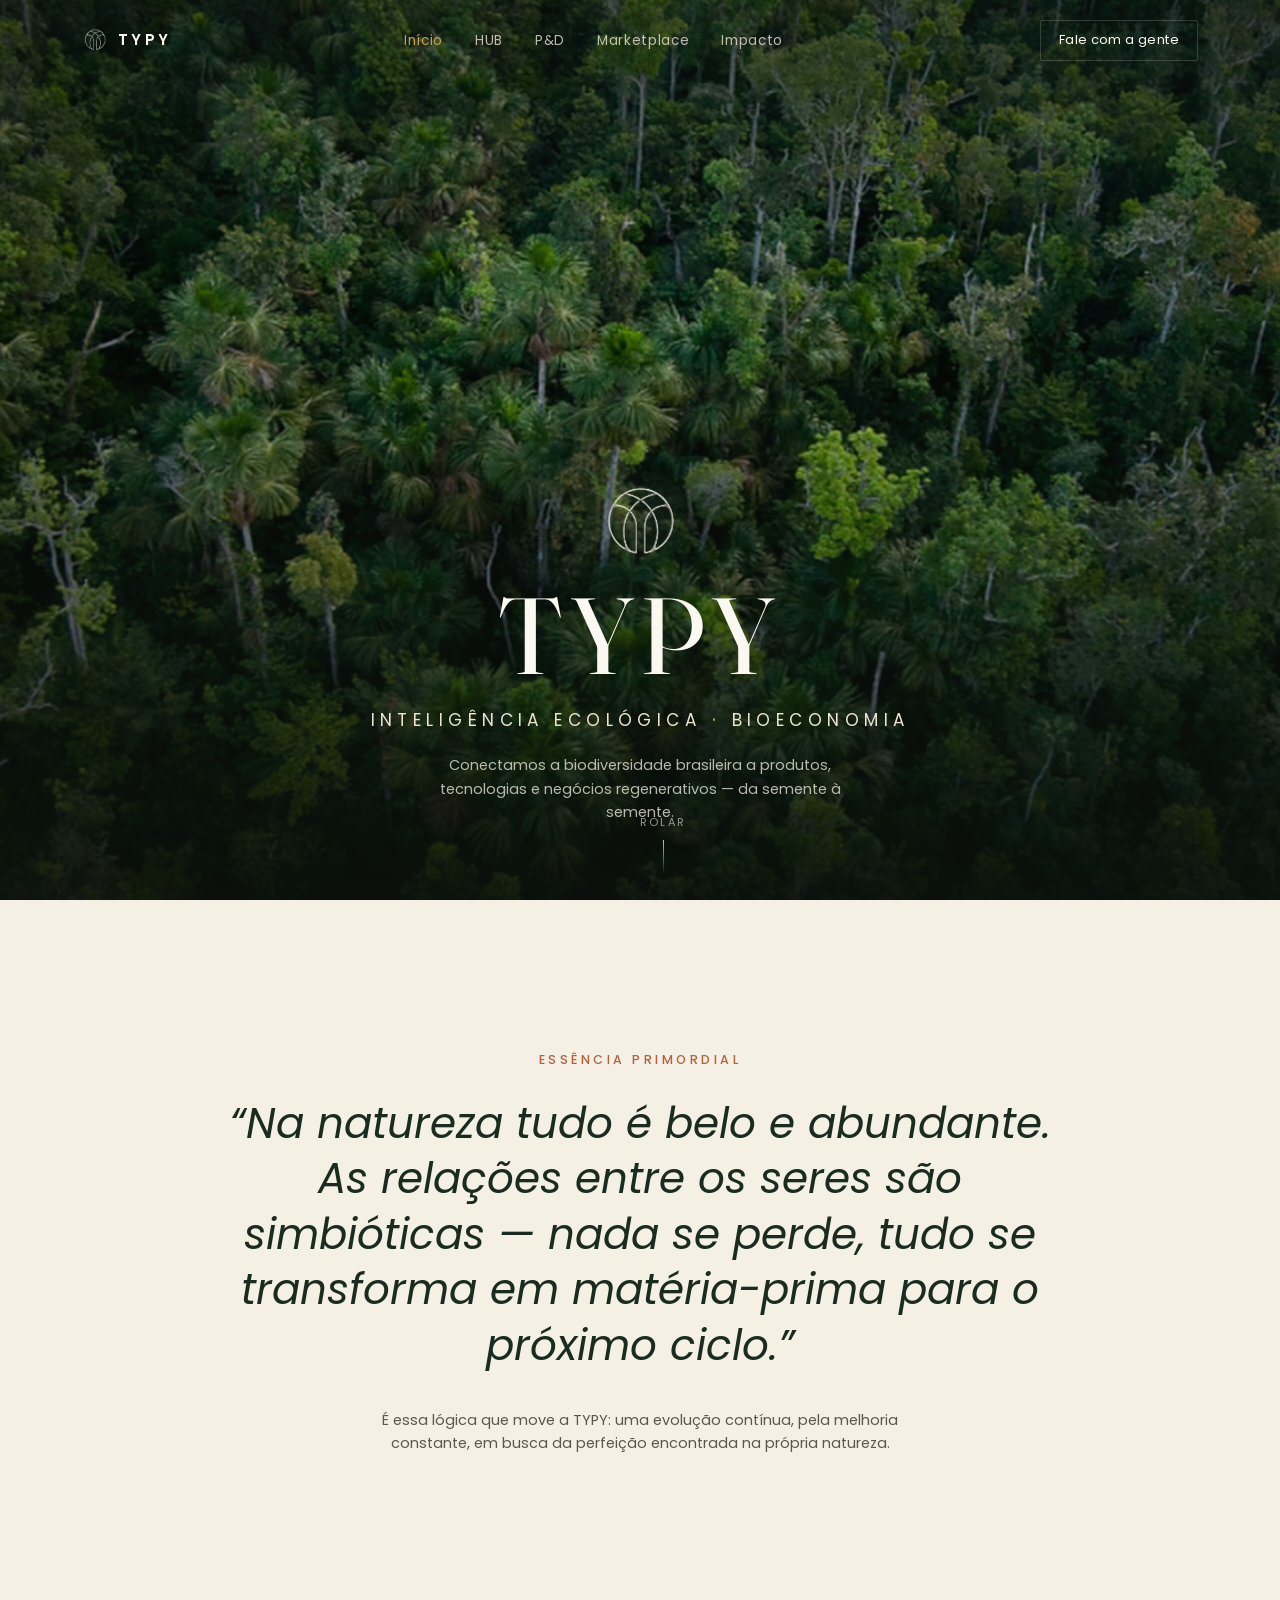
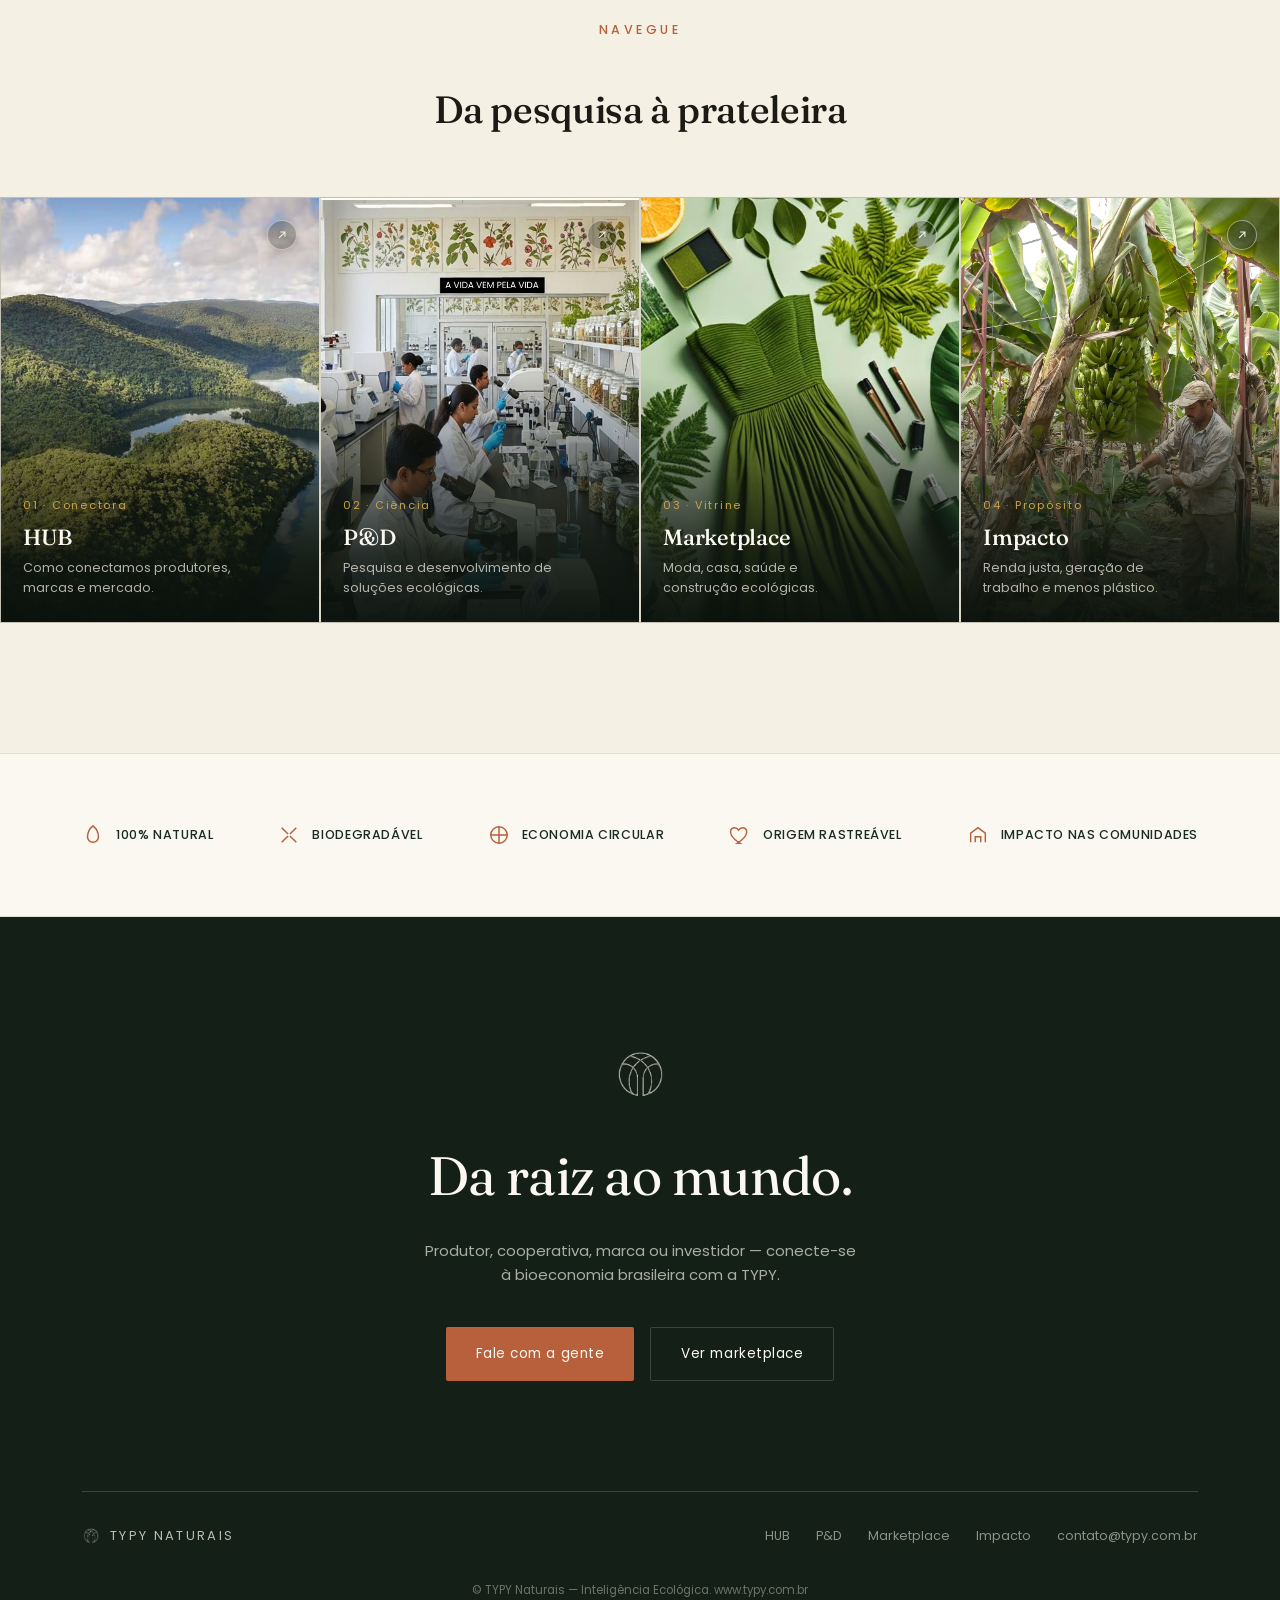
<file: index.html>
<!DOCTYPE html>
<html lang="pt-BR">
<head>
<meta charset="UTF-8">
<meta name="viewport" content="width=device-width, initial-scale=1.0">
<title>TYPY — Inteligência Ecológica · Bioeconomia Brasileira</title>
<meta name="description" content="TYPY conecta fibras e matérias-primas naturais do Brasil a produtos e tecnologias sustentáveis. Da semente à semente.">
<link rel="preconnect" href="https://fonts.googleapis.com">
<link rel="preconnect" href="https://fonts.gstatic.com" crossorigin>
<link href="https://fonts.googleapis.com/css2?family=Fraunces:ital,opsz,wght@0,9..144,300;0,9..144,400;0,9..144,500;0,9..144,600;1,9..144,400;1,9..144,500&family=Poppins:wght@300;400;500;600;700&display=swap" rel="stylesheet">
<link rel="icon" type="image/png" sizes="32x32" href="assets/favicon-32.png">
<link rel="icon" type="image/png" sizes="512x512" href="assets/favicon.png">
<link rel="apple-touch-icon" href="assets/apple-touch-icon.png">
<link rel="stylesheet" href="assets/styles.css">
</head>
<body>

<!-- ============ NAV ============ -->
<header class="nav" id="siteNav">
  <div class="wrap">
    <a href="index.html" class="brand">
      <img src="assets/logo-mark.png" alt="" width="26" height="26" style="display:block;">
      TYPY
    </a>
    <nav class="links" id="navLinks">
      <a href="index.html" class="active">Início</a>
      <a href="hub.html">HUB</a>
      <a href="pd.html">P&amp;D</a>
      <a href="marketplace.html">Marketplace</a>
      <a href="impacto.html">Impacto</a>
    </nav>
    <div class="nav-right">
      <a href="mailto:contato@typy.com.br" class="nav-cta">Fale com a gente</a>
      <button class="nav-toggle" id="navToggle" type="button" aria-label="Abrir menu" aria-expanded="false" aria-controls="navLinks">
        <span class="nav-toggle-bar"></span>
        <span class="nav-toggle-bar"></span>
        <span class="nav-toggle-bar"></span>
      </button>
    </div>
  </div>
</header>

<!-- ============ HERO ============ -->
<section class="hero" id="top">
  <div class="hero-parallax">
    <img src="assets/hero-forest.jpg" alt="Vista aérea da floresta brasileira, copas densas e biodiversas">
  </div>
  <div class="hero-content">
    <div class="hero-mark">
      <img src="assets/logo-mark.png" alt="" style="width:100%;height:100%;object-fit:contain;display:block;">
    </div>
    <h1>TYPY</h1>
    <p class="tagline">Inteligência ecológica <b>·</b> Bioeconomia</p>
    <p class="sub">Conectamos a biodiversidade brasileira a produtos, tecnologias e negócios regenerativos — da semente à semente.</p>
  </div>
  <div class="scroll-cue"><span>Rolar</span><div class="line"></div></div>
</section>

<!-- ============ ESSÊNCIA ============ -->
<section class="essence" id="essencia">
  <div class="wrap">
    <span class="eyebrow">Essência primordial</span>
    <blockquote>“Na natureza tudo é belo e abundante. As relações entre os seres são simbióticas — nada se perde, tudo se transforma em matéria-prima para o próximo ciclo.”</blockquote>
    <p class="cred">É essa lógica que move a TYPY: uma evolução contínua, pela melhoria constante, em busca da perfeição encontrada na própria natureza.</p>
  </div>
</section>

<!-- ============ EXPLORE (teaser para as demais páginas) ============ -->
<section class="explore" id="explore">
  <div class="wrap">
    <div class="frame-head center">
      <span class="eyebrow">Navegue</span>
      <h2>Da pesquisa à prateleira</h2>
    </div>
  </div>

  <div class="explore-grid">
    <a class="explore-card" href="hub.html">
      <img src="assets/vale-ribeira.jpg" alt="Vista aérea do Vale do Ribeira">
      <div class="ec-arrow"><svg viewBox="0 0 24 24" fill="none" stroke="#f4f0e4" stroke-width="1.8"><path d="M7 17 17 7M9 7h8v8"/></svg></div>
      <div class="ec-inner">
        <span class="ec-num">01 · Conectora</span>
        <h3>HUB</h3>
        <p>Como conectamos produtores, marcas e mercado.</p>
      </div>
    </a>
    <a class="explore-card" href="pd.html">
      <img src="assets/lab-photo.jpg" alt="Laboratório de pesquisa e desenvolvimento TYPY">
      <div class="ec-arrow"><svg viewBox="0 0 24 24" fill="none" stroke="#f4f0e4" stroke-width="1.8"><path d="M7 17 17 7M9 7h8v8"/></svg></div>
      <div class="ec-inner">
        <span class="ec-num">02 · Ciência</span>
        <h3>P&amp;D</h3>
        <p>Pesquisa e desenvolvimento de soluções ecológicas.</p>
      </div>
    </a>
    <a class="explore-card" href="marketplace.html">
      <img src="assets/marketplace-vitrine.jpg" alt="Composição de moda e cosméticos naturais, parte do Marketplace ecológico">
      <div class="ec-arrow"><svg viewBox="0 0 24 24" fill="none" stroke="#f4f0e4" stroke-width="1.8"><path d="M7 17 17 7M9 7h8v8"/></svg></div>
      <div class="ec-inner">
        <span class="ec-num">03 · Vitrine</span>
        <h3>Marketplace</h3>
        <p>Moda, casa, saúde e construção ecológicas.</p>
      </div>
    </a>
    <a class="explore-card" href="impacto.html">
      <img src="assets/farmer.jpg" alt="Produtor rural brasileiro colhendo bananas">
      <div class="ec-arrow"><svg viewBox="0 0 24 24" fill="none" stroke="#f4f0e4" stroke-width="1.8"><path d="M7 17 17 7M9 7h8v8"/></svg></div>
      <div class="ec-inner">
        <span class="ec-num">04 · Propósito</span>
        <h3>Impacto</h3>
        <p>Renda justa, geração de trabalho e menos plástico.</p>
      </div>
    </a>
  </div>
</section>

<!-- ============ COMPROMISSOS ============ -->
<section class="commit">
  <div class="wrap">
    <div class="commit-item">
      <svg viewBox="0 0 24 24" fill="none" stroke="currentColor" stroke-width="1.6"><path d="M12 2 C7 6 6 11 6 14a6 6 0 0 0 12 0c0-3-1-8-6-12Z"/></svg>
      100% natural
    </div>
    <div class="commit-item">
      <svg viewBox="0 0 24 24" fill="none" stroke="currentColor" stroke-width="1.6"><path d="M4 4l7 7M20 20l-7-7M20 4l-7 7M4 20l7-7"/></svg>
      Biodegradável
    </div>
    <div class="commit-item">
      <svg viewBox="0 0 24 24" fill="none" stroke="currentColor" stroke-width="1.6"><circle cx="12" cy="12" r="9"/><path d="M12 3v18M3 12h18"/></svg>
      Economia circular
    </div>
    <div class="commit-item">
      <svg viewBox="0 0 24 24" fill="none" stroke="currentColor" stroke-width="1.6"><path d="M12 21s-7-4.5-9.5-9C.5 8 2 4 6 4c2.2 0 3.7 1.3 4.5 2.6C11.3 5.3 12.8 4 15 4c4 0 5.5 4 3.5 8-2.5 4.5-9.5 9-9.5 9Z"/></svg>
      Origem rastreável
    </div>
    <div class="commit-item">
      <svg viewBox="0 0 24 24" fill="none" stroke="currentColor" stroke-width="1.6"><path d="M4 20V10l8-6 8 6v10"/><path d="M9 20v-6h6v6"/></svg>
      Impacto nas comunidades
    </div>
  </div>
</section>

<!-- ============ CTA / FOOTER ============ -->
<section class="cta" id="contato">
  <div class="wrap">
    <div class="cta-mark">
      <img src="assets/logo-mark.png" alt="" style="width:100%;height:100%;object-fit:contain;display:block;">
    </div>
    <h2>Da raiz ao mundo.</h2>
    <p class="lead">Produtor, cooperativa, marca ou investidor — conecte-se à bioeconomia brasileira com a TYPY.</p>
    <div class="cta-actions">
      <a class="btn btn-primary" href="mailto:contato@typy.com.br">Fale com a gente</a>
      <a class="btn btn-ghost" href="marketplace.html">Ver marketplace</a>
    </div>

    <footer>
      <div class="wrap" style="padding:0 0 34px;">
        <div class="fbrand">
          <img src="assets/logo-mark.png" alt="" width="18" height="18" style="display:block;">
          TYPY NATURAIS
        </div>
        <div class="flinks">
          <a href="hub.html">HUB</a>
          <a href="pd.html">P&amp;D</a>
          <a href="marketplace.html">Marketplace</a>
          <a href="impacto.html">Impacto</a>
          <a href="mailto:contato@typy.com.br">contato@typy.com.br</a>
        </div>
      </div>
      <div class="fmeta">© TYPY Naturais — Inteligência Ecológica. www.typy.com.br</div>
    </footer>
  </div>
</section>

<script src="assets/site.js"></script>
</body>
</html>
</file>
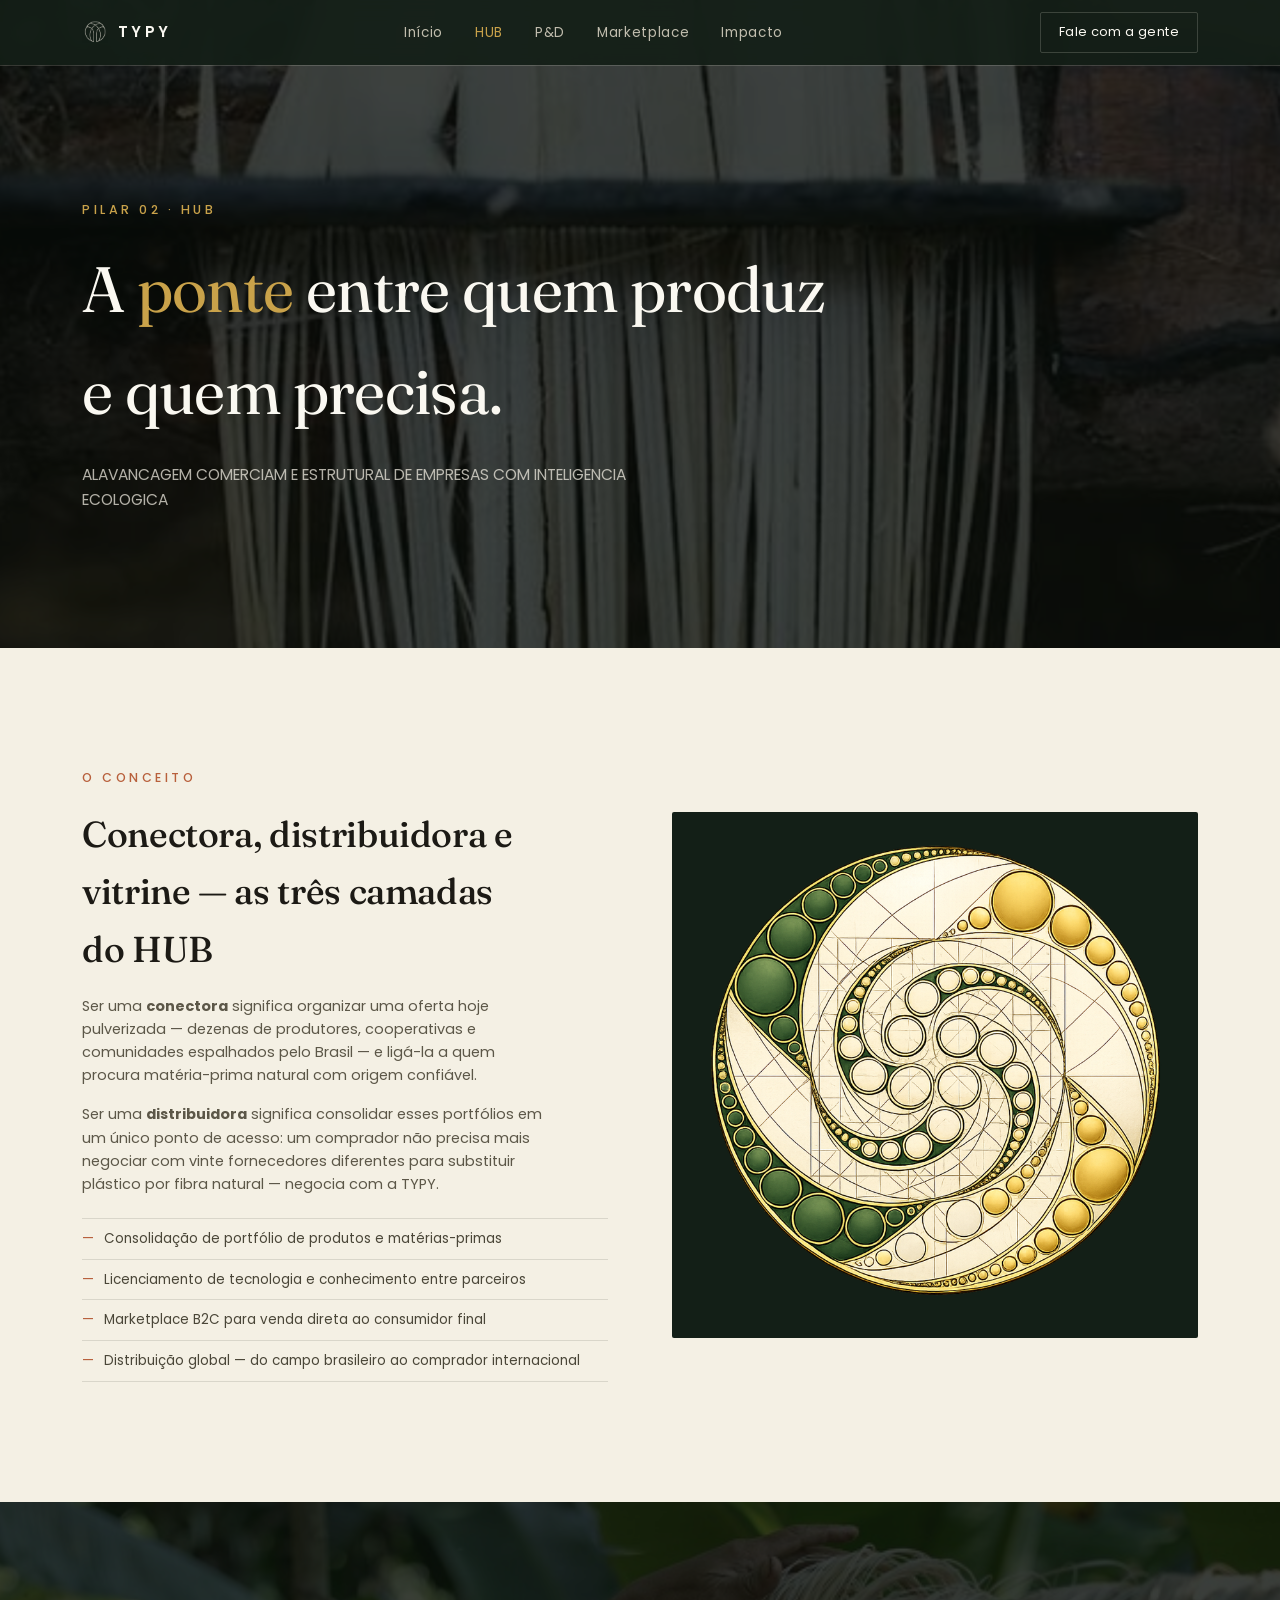
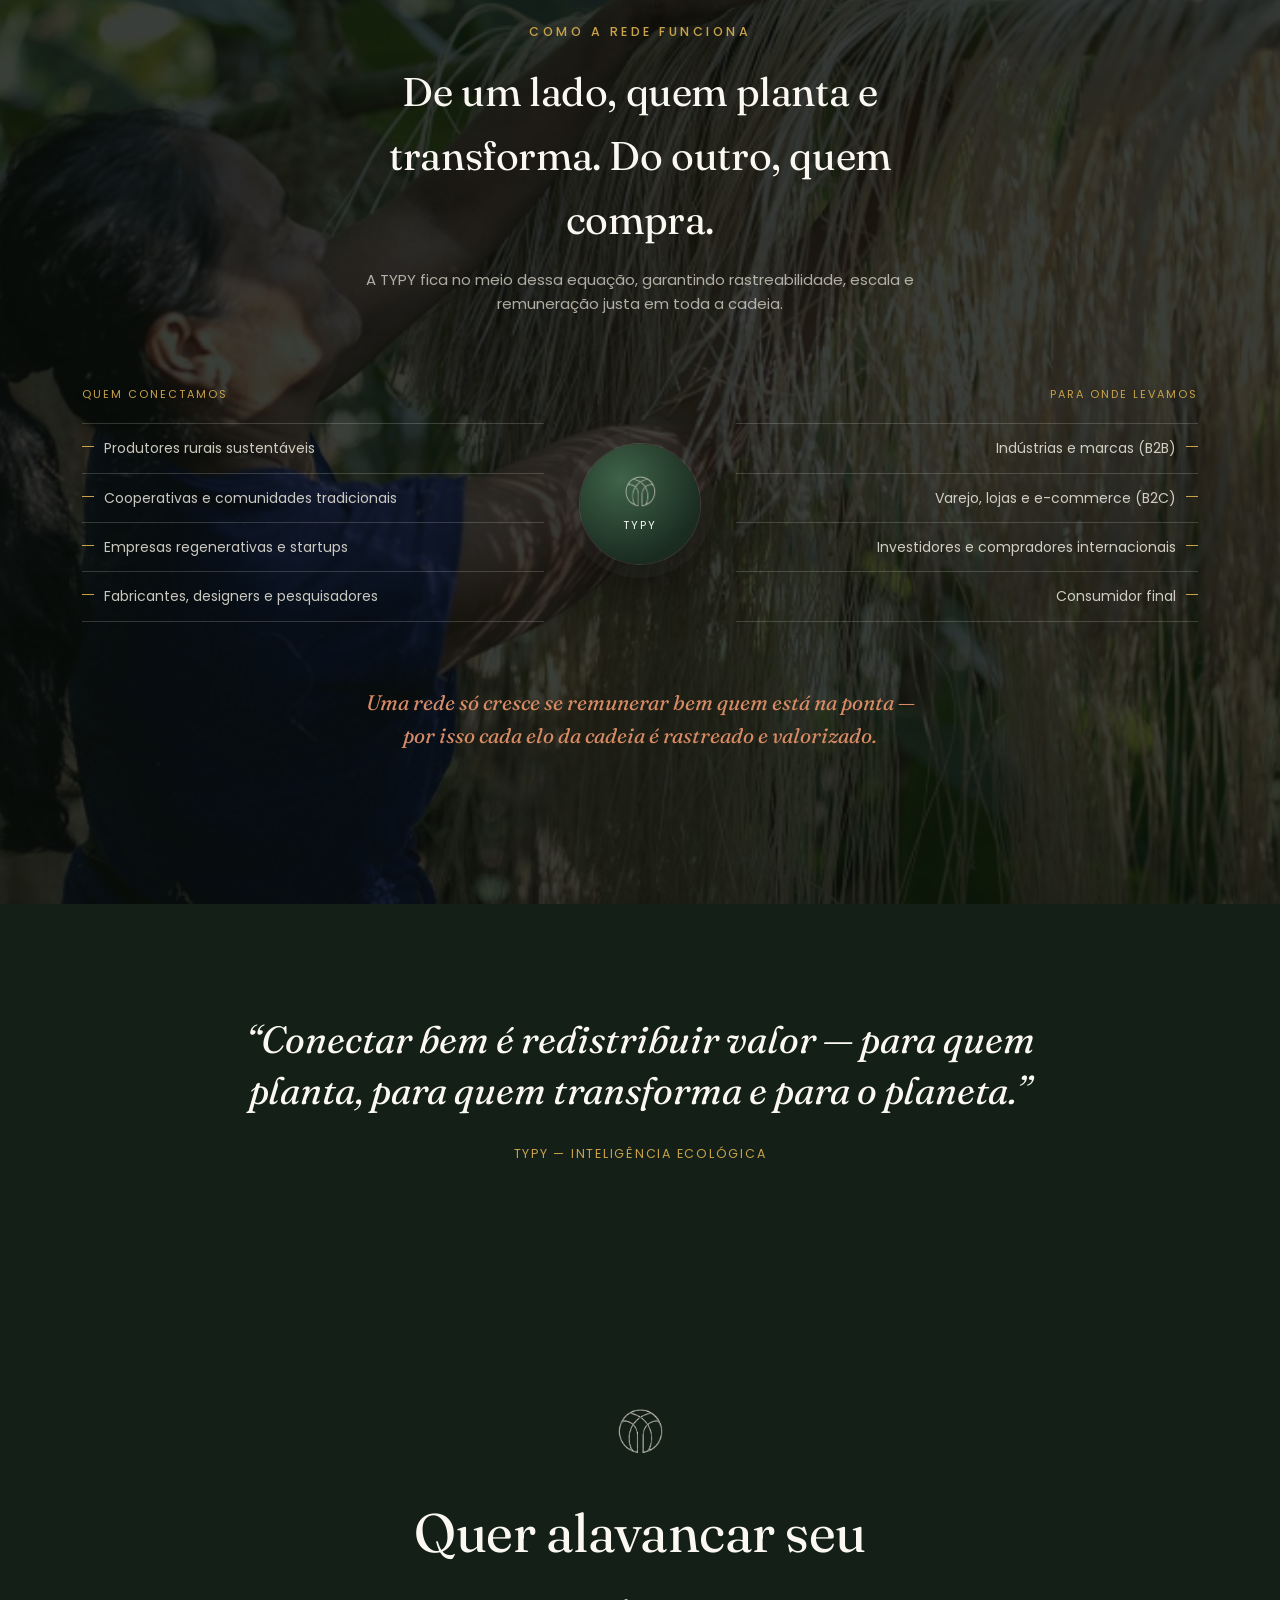
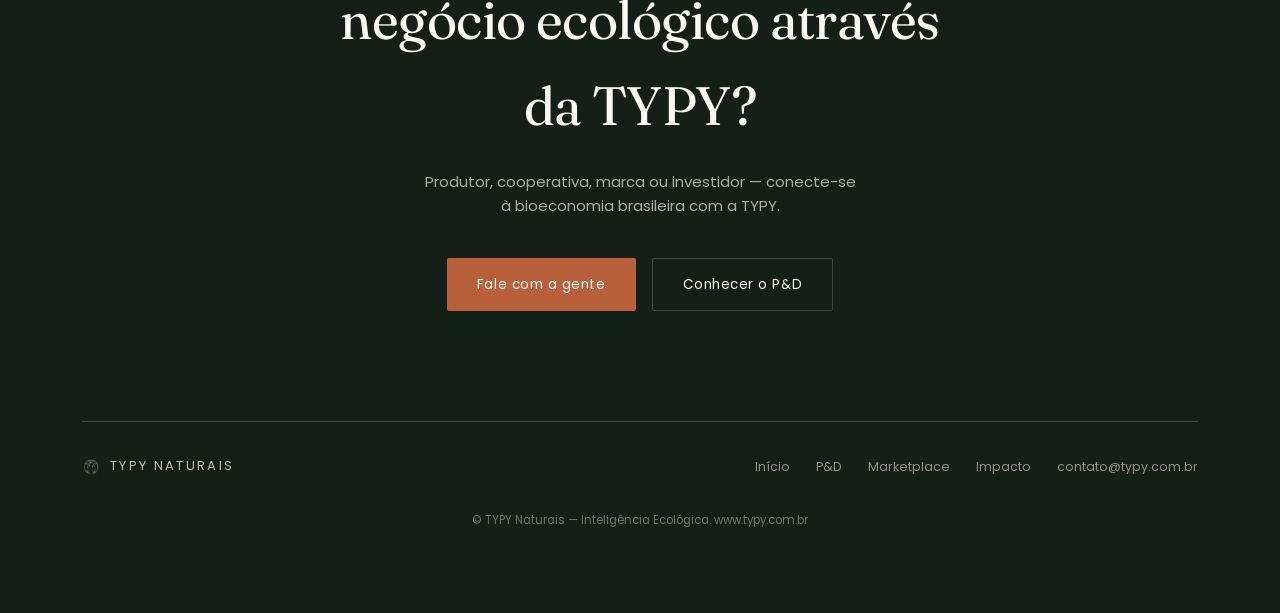
<file: hub.html>
<!DOCTYPE html>
<html lang="pt-BR">
<head>
<meta charset="UTF-8">
<meta name="viewport" content="width=device-width, initial-scale=1.0">
<title>HUB — TYPY | Conectora da bioeconomia brasileira</title>
<meta name="description" content="A TYPY é a plataforma que conecta produtores, cooperativas e comunidades tradicionais a marcas, indústrias e consumidores. Entenda o modelo de conectora e distribuidora da TYPY.">
<link rel="preconnect" href="https://fonts.googleapis.com">
<link rel="preconnect" href="https://fonts.gstatic.com" crossorigin>
<link href="https://fonts.googleapis.com/css2?family=Fraunces:ital,opsz,wght@0,9..144,300;0,9..144,400;0,9..144,500;0,9..144,600;1,9..144,400;1,9..144,500&family=Poppins:wght@300;400;500;600;700&display=swap" rel="stylesheet">
<link rel="icon" type="image/png" sizes="32x32" href="assets/favicon-32.png">
<link rel="icon" type="image/png" sizes="512x512" href="assets/favicon.png">
<link rel="apple-touch-icon" href="assets/apple-touch-icon.png">
<link rel="stylesheet" href="assets/styles.css">
</head>
<body>

<!-- ============ NAV ============ -->
<header class="nav solid" id="siteNav">
  <div class="wrap">
    <a href="index.html" class="brand">
      <img src="assets/logo-mark.png" alt="" width="26" height="26" style="display:block;">
      TYPY
    </a>
    <nav class="links" id="navLinks">
      <a href="index.html">Início</a>
      <a href="hub.html" class="active">HUB</a>
      <a href="pd.html">P&amp;D</a>
      <a href="marketplace.html">Marketplace</a>
      <a href="impacto.html">Impacto</a>
    </nav>
    <div class="nav-right">
      <a href="mailto:contato@typy.com.br" class="nav-cta">Fale com a gente</a>
      <button class="nav-toggle" id="navToggle" type="button" aria-label="Abrir menu" aria-expanded="false" aria-controls="navLinks">
        <span class="nav-toggle-bar"></span>
        <span class="nav-toggle-bar"></span>
        <span class="nav-toggle-bar"></span>
      </button>
    </div>
  </div>
</header>

<!-- ============ PAGE HEADER ============ -->
<section class="pagehead with-photo strong-shadow hub-hero">
  <img src="assets/hub-fibra.jpg" alt="Fibras naturais brasileiras sendo processadas artesanalmente">
  <div class="wrap">
    <span class="eyebrow on-dark">Pilar 02 · HUB</span>
    <h1>A <span class="glow-word">ponte</span> entre quem produz e quem precisa.</h1>
    <p class="lead">ALAVANCAGEM COMERCIAM E ESTRUTURAL DE EMPRESAS COM INTELIGENCIA ECOLOGICA</p>
  </div>
</section>

<!-- ============ O QUE É SER CONECTORA ============ -->
<section class="split">
  <div class="wrap">
  <div>
    <span class="eyebrow split-eyebrow">O conceito</span>
    <h2>Conectora, distribuidora e vitrine — as três camadas do HUB</h2>
    <p>Ser uma <strong>conectora</strong> significa organizar uma oferta hoje pulverizada — dezenas de produtores, cooperativas e comunidades espalhados pelo Brasil — e ligá-la a quem procura matéria-prima natural com origem confiável.</p>
    <p>Ser uma <strong>distribuidora</strong> significa consolidar esses portfólios em um único ponto de acesso: um comprador não precisa mais negociar com vinte fornecedores diferentes para substituir plástico por fibra natural — negocia com a TYPY.</p>
    <ul>
      <li>Consolidação de portfólio de produtos e matérias-primas</li>
      <li>Licenciamento de tecnologia e conhecimento entre parceiros</li>
      <li>Marketplace B2C para venda direta ao consumidor final</li>
      <li>Distribuição global — do campo brasileiro ao comprador internacional</li>
    </ul>
  </div>
  <div>
    <img src="assets/hub-spiral.png" alt="Diagrama circular representando a rede de conexões da TYPY, em espiral dourada e verde" style="background:var(--forest-950); border-radius:2px; padding:20px;">
  </div>
  </div>
</section>

<!-- ============ HUB SPOKE DIAGRAM ============ -->
<section class="circle-wrap with-photo">
  <img class="bg-photo" src="assets/hub-fibra-2.jpg" alt="Artesã beneficiando fibra natural brasileira">
  <div class="wrap">
    <div class="head">
      <span class="eyebrow on-dark">Como a rede funciona</span>
      <h2>De um lado, quem planta e transforma. Do outro, quem compra.</h2>
      <p>A TYPY fica no meio dessa equação, garantindo rastreabilidade, escala e remuneração justa em toda a cadeia.</p>
    </div>

    <div class="hub-spoke">
      <div class="spoke-col left">
        <span class="spoke-label">Quem conectamos</span>
        <ul>
          <li>Produtores rurais sustentáveis</li>
          <li>Cooperativas e comunidades tradicionais</li>
          <li>Empresas regenerativas e startups</li>
          <li>Fabricantes, designers e pesquisadores</li>
        </ul>
      </div>
      <div class="spoke-center">
        <div class="spoke-node">
          <img src="assets/logo-mark.png" alt="" width="38" height="38" style="display:block;">
          <span>TYPY</span>
        </div>
      </div>
      <div class="spoke-col right">
        <span class="spoke-label">Para onde levamos</span>
        <ul>
          <li>Indústrias e marcas (B2B)</li>
          <li>Varejo, lojas e e-commerce (B2C)</li>
          <li>Investidores e compradores internacionais</li>
          <li>Consumidor final</li>
        </ul>
      </div>
    </div>

    <p class="circle-caption">Uma rede só cresce se remunerar bem quem está na ponta — por isso cada elo da cadeia é rastreado e valorizado.</p>
  </div>
</section>

<!-- ============ QUOTE ============ -->
<section class="quote-block">
  <div class="wrap">
    <blockquote>“Conectar bem é redistribuir valor — para quem planta, para quem transforma e para o planeta.”</blockquote>
    <cite>TYPY — Inteligência Ecológica</cite>
  </div>
</section>

<!-- ============ CTA / FOOTER ============ -->
<section class="cta" id="contato">
  <div class="wrap">
    <div class="cta-mark">
      <img src="assets/logo-mark.png" alt="" style="width:100%;height:100%;object-fit:contain;display:block;">
    </div>
    <h2>Quer alavancar seu negócio ecológico através da TYPY?</h2>
    <p class="lead">Produtor, cooperativa, marca ou investidor — conecte-se à bioeconomia brasileira com a TYPY.</p>
    <div class="cta-actions">
      <a class="btn btn-primary" href="mailto:contato@typy.com.br">Fale com a gente</a>
      <a class="btn btn-ghost" href="pd.html">Conhecer o P&amp;D</a>
    </div>

    <footer>
      <div class="wrap" style="padding:0 0 34px;">
        <div class="fbrand">
          <img src="assets/logo-mark.png" alt="" width="18" height="18" style="display:block;">
          TYPY NATURAIS
        </div>
        <div class="flinks">
          <a href="index.html">Início</a>
          <a href="pd.html">P&amp;D</a>
          <a href="marketplace.html">Marketplace</a>
          <a href="impacto.html">Impacto</a>
          <a href="mailto:contato@typy.com.br">contato@typy.com.br</a>
        </div>
      </div>
      <div class="fmeta">© TYPY Naturais — Inteligência Ecológica. www.typy.com.br</div>
    </footer>
  </div>
</section>

<script src="assets/site.js"></script>
</body>
</html>
</file>
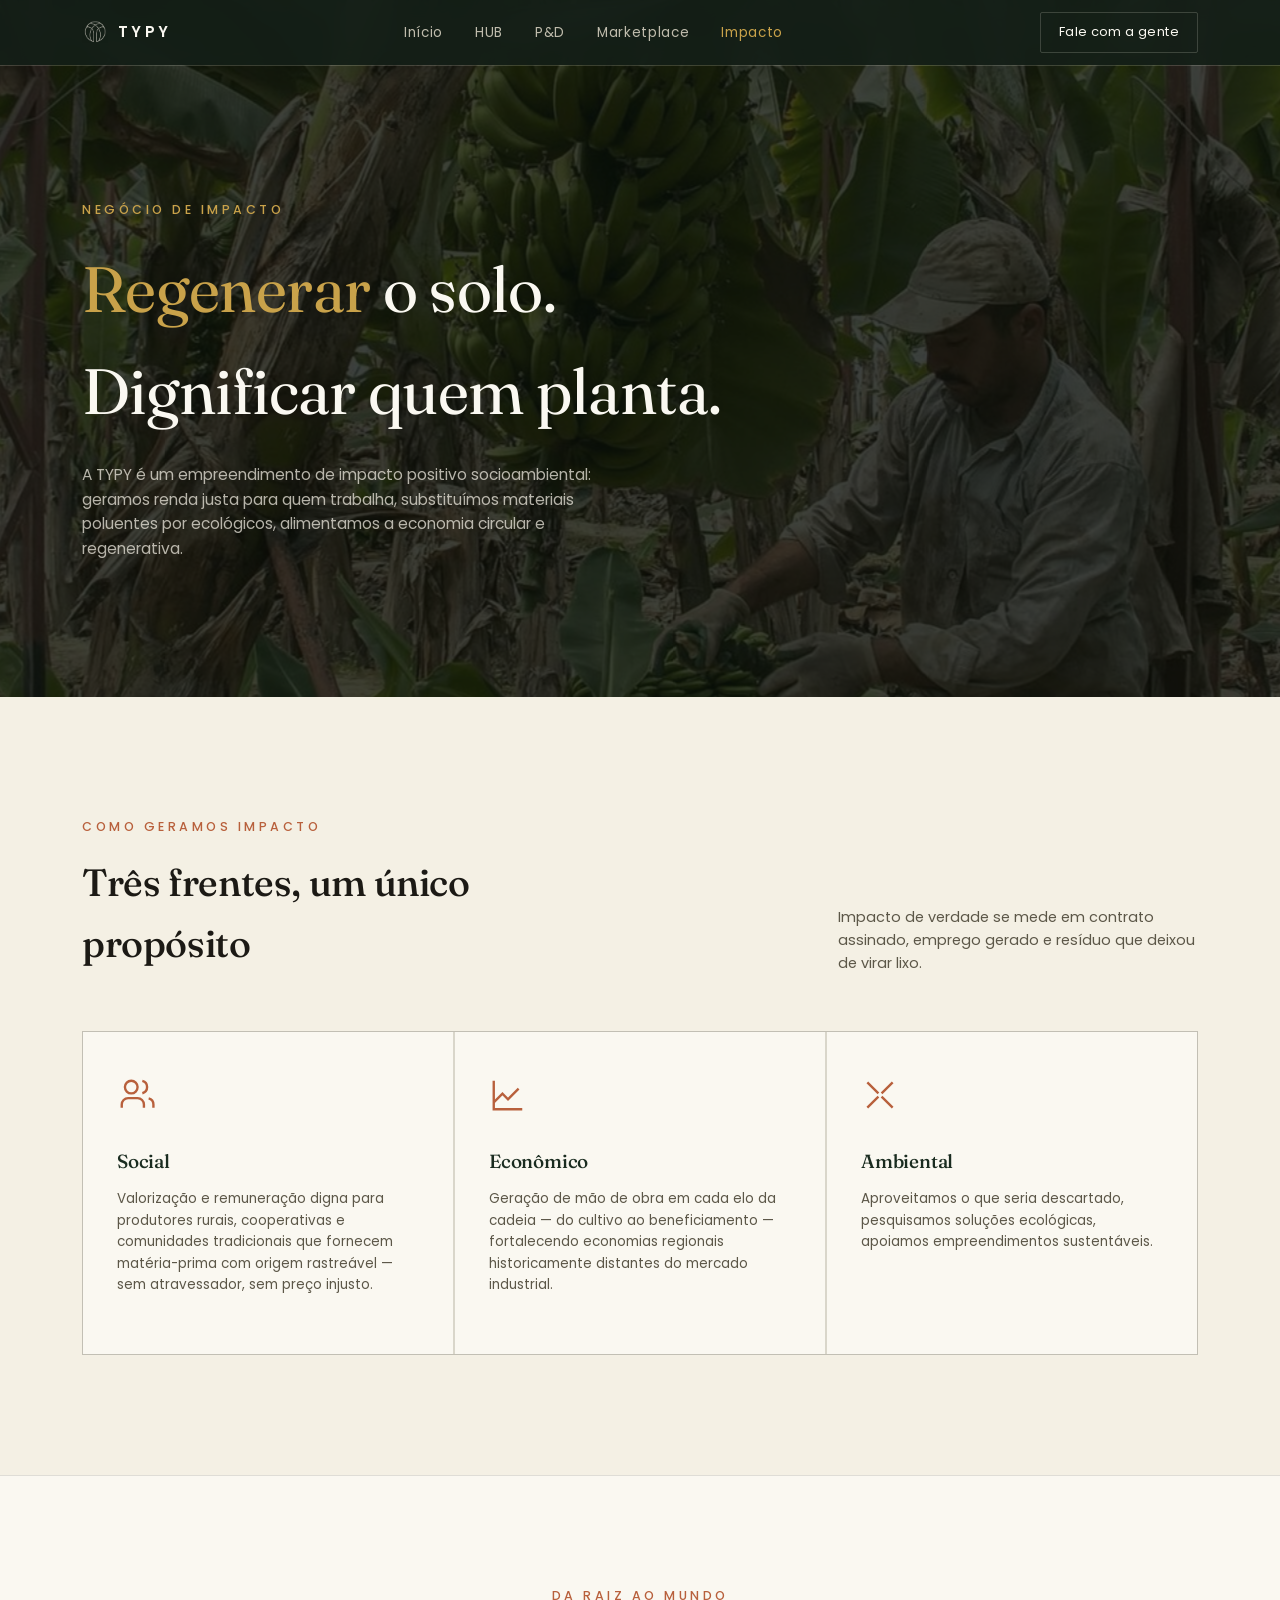
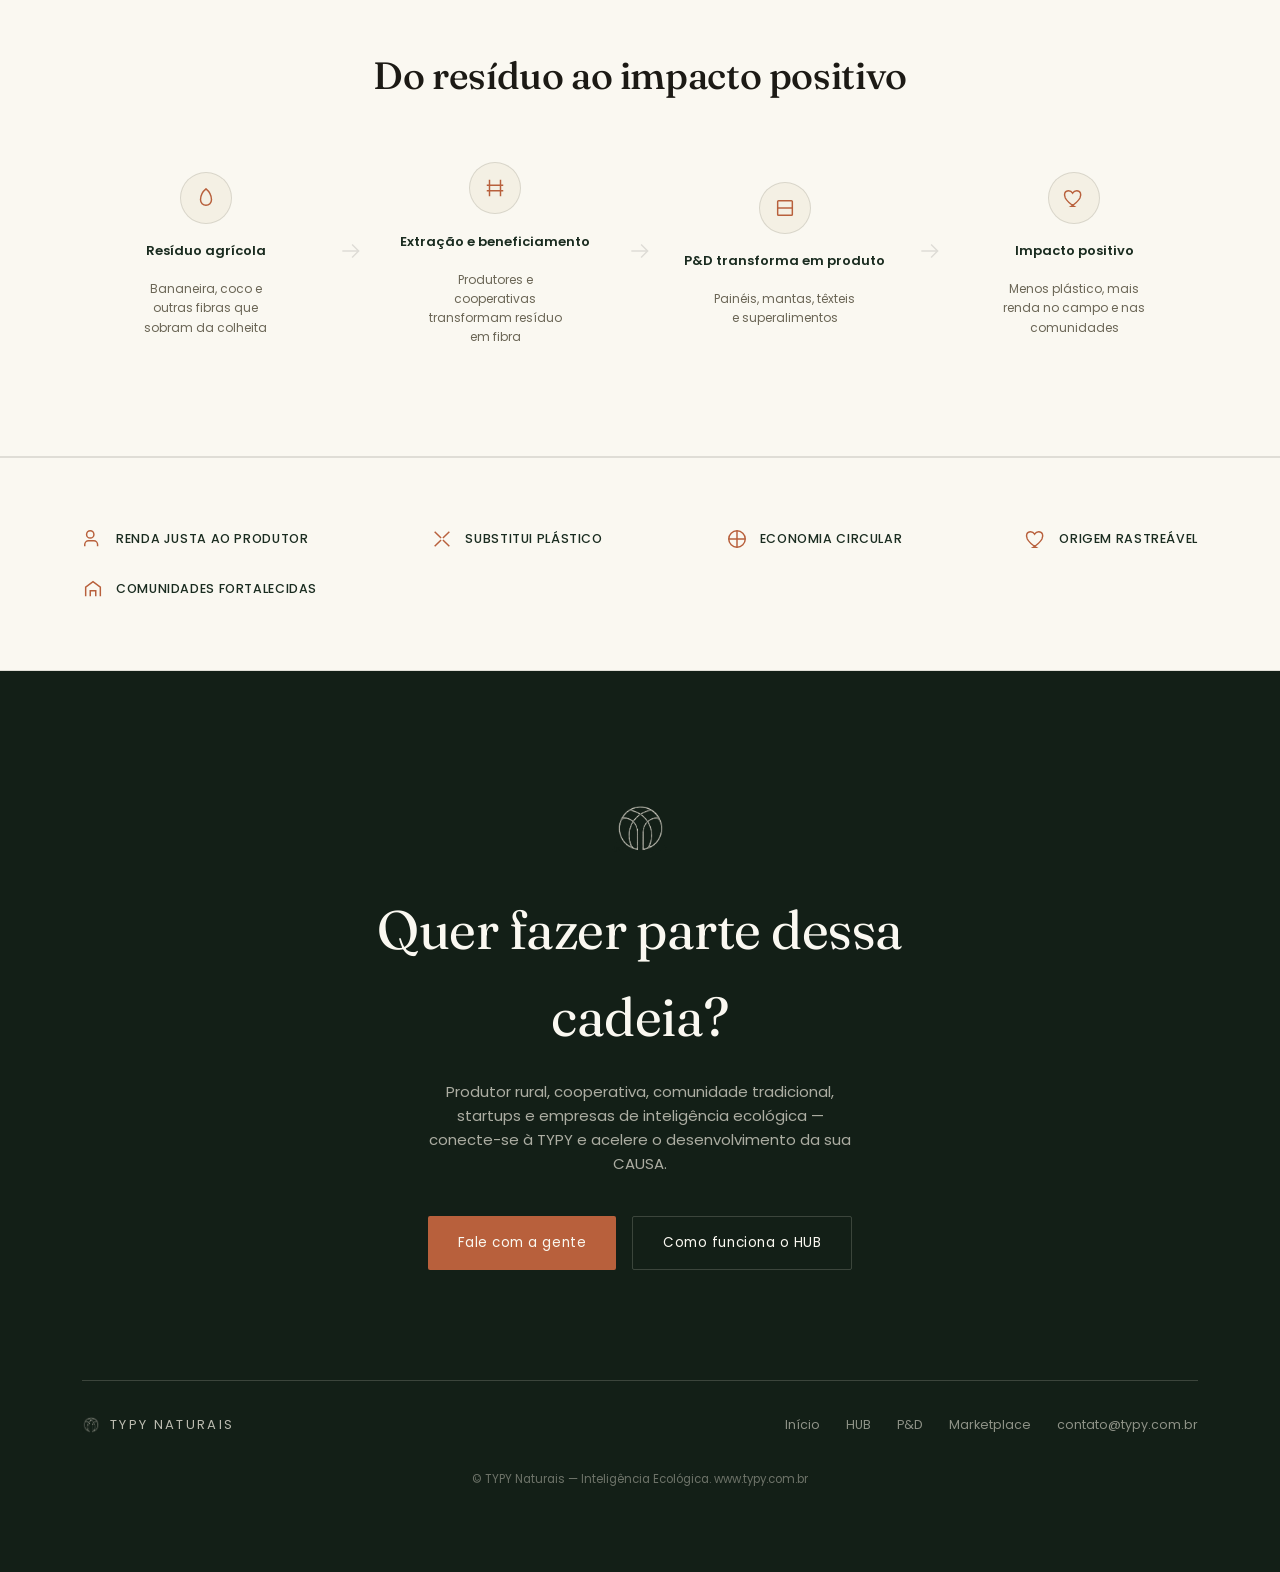
<file: impacto.html>
<!DOCTYPE html>
<html lang="pt-BR">
<head>
<meta charset="UTF-8">
<meta name="viewport" content="width=device-width, initial-scale=1.0">
<title>Impacto — TYPY | Negócio de impacto socioambiental positivo</title>
<meta name="description" content="A TYPY é um empreendimento de impacto: renda digna para produtores rurais, geração de trabalho e transformação de resíduo agrícola em produtos que substituem plástico.">
<link rel="preconnect" href="https://fonts.googleapis.com">
<link rel="preconnect" href="https://fonts.gstatic.com" crossorigin>
<link href="https://fonts.googleapis.com/css2?family=Fraunces:ital,opsz,wght@0,9..144,300;0,9..144,400;0,9..144,500;0,9..144,600;1,9..144,400;1,9..144,500&family=Poppins:wght@300;400;500;600;700&display=swap" rel="stylesheet">
<link rel="icon" type="image/png" sizes="32x32" href="assets/favicon-32.png">
<link rel="icon" type="image/png" sizes="512x512" href="assets/favicon.png">
<link rel="apple-touch-icon" href="assets/apple-touch-icon.png">
<link rel="stylesheet" href="assets/styles.css">
</head>
<body>

<!-- ============ NAV ============ -->
<header class="nav solid" id="siteNav">
  <div class="wrap">
    <a href="index.html" class="brand">
      <img src="assets/logo-mark.png" alt="" width="26" height="26" style="display:block;">
      TYPY
    </a>
    <nav class="links" id="navLinks">
      <a href="index.html">Início</a>
      <a href="hub.html">HUB</a>
      <a href="pd.html">P&amp;D</a>
      <a href="marketplace.html">Marketplace</a>
      <a href="impacto.html" class="active">Impacto</a>
    </nav>
    <div class="nav-right">
      <a href="mailto:contato@typy.com.br" class="nav-cta">Fale com a gente</a>
      <button class="nav-toggle" id="navToggle" type="button" aria-label="Abrir menu" aria-expanded="false" aria-controls="navLinks">
        <span class="nav-toggle-bar"></span>
        <span class="nav-toggle-bar"></span>
        <span class="nav-toggle-bar"></span>
      </button>
    </div>
  </div>
</header>

<!-- ============ PAGE HEADER (com foto) ============ -->
<section class="pagehead with-photo strong-shadow impact-hero">
  <img src="assets/farmer.jpg" alt="Produtor rural brasileiro colhendo bananas em plantação sustentável">
  <div class="wrap">
    <span class="eyebrow on-dark">Negócio de impacto</span>
    <h1><span class="glow-word">Regenerar</span> o solo. Dignificar quem planta.</h1>
    <p class="lead">A TYPY é um empreendimento de impacto positivo socioambiental: geramos renda justa para quem trabalha, substituímos materiais poluentes por ecológicos, alimentamos a economia circular e regenerativa.</p>
  </div>
</section>

<!-- ============ 3 PILARES DE IMPACTO ============ -->
<section class="frame">
  <div class="wrap">
    <div class="frame-head">
      <div>
        <span class="eyebrow">Como geramos impacto</span>
        <h2>Três frentes, um único propósito</h2>
      </div>
      <p>Impacto de verdade se mede em contrato assinado, emprego gerado e resíduo que deixou de virar lixo.</p>
    </div>

    <div class="pillars">
      <div class="pillar">
        <svg class="picon" viewBox="0 0 24 24" fill="none" stroke="currentColor" stroke-width="1.5"><path d="M17 20v-2a4 4 0 0 0-4-4H7a4 4 0 0 0-4 4v2"/><circle cx="9" cy="7" r="4"/><path d="M23 20v-2a4 4 0 0 0-3-3.87"/><path d="M16 3.13a4 4 0 0 1 0 7.75"/></svg>
        <h3>Social</h3>
        <p>Valorização e remuneração digna para produtores rurais, cooperativas e comunidades tradicionais que fornecem matéria-prima com origem rastreável — sem atravessador, sem preço injusto.</p>
      </div>
      <div class="pillar">
        <svg class="picon" viewBox="0 0 24 24" fill="none" stroke="currentColor" stroke-width="1.5"><path d="M3 3v18h18"/><path d="M18.7 8 12 14.7 8.5 11.2 3 16.7"/></svg>
        <h3>Econômico</h3>
        <p>Geração de mão de obra em cada elo da cadeia — do cultivo ao beneficiamento — fortalecendo economias regionais historicamente distantes do mercado industrial.</p>
      </div>
      <div class="pillar">
        <svg class="picon" viewBox="0 0 24 24" fill="none" stroke="currentColor" stroke-width="1.5"><path d="M4 4l7 7M20 20l-7-7M20 4l-7 7M4 20l7-7"/></svg>
        <h3>Ambiental</h3>
        <p>Aproveitamos o que seria descartado, pesquisamos soluções ecológicas, apoiamos empreendimentos sustentáveis.</p>
      </div>
    </div>
  </div>
</section>

<!-- ============ PROCESSO: DO RESÍDUO AO IMPACTO ============ -->
<section class="process">
  <div class="wrap">
    <div class="frame-head center">
      <span class="eyebrow">Da raiz ao mundo</span>
      <h2>Do resíduo ao impacto positivo</h2>
    </div>

    <div class="process-row">
      <div class="process-step">
        <div class="pnum"><svg viewBox="0 0 24 24" fill="none" stroke="currentColor" stroke-width="1.6"><path d="M12 2 C7 6 6 11 6 14a6 6 0 0 0 12 0c0-3-1-8-6-12Z"/></svg></div>
        <h4>Resíduo agrícola</h4>
        <p>Bananeira, coco e outras fibras que sobram da colheita</p>
      </div>
      <div class="process-arrow"><svg viewBox="0 0 24 24" fill="none" stroke="currentColor" stroke-width="1.4"><path d="M4 12h14M13 6l6 6-6 6"/></svg></div>
      <div class="process-step">
        <div class="pnum"><svg viewBox="0 0 24 24" fill="none" stroke="currentColor" stroke-width="1.6"><path d="M6 3v18M18 3v18M3 9h18M3 15h18"/></svg></div>
        <h4>Extração e beneficiamento</h4>
        <p>Produtores e cooperativas transformam resíduo em fibra</p>
      </div>
      <div class="process-arrow"><svg viewBox="0 0 24 24" fill="none" stroke="currentColor" stroke-width="1.4"><path d="M4 12h14M13 6l6 6-6 6"/></svg></div>
      <div class="process-step">
        <div class="pnum"><svg viewBox="0 0 24 24" fill="none" stroke="currentColor" stroke-width="1.6"><rect x="4" y="4" width="16" height="16" rx="1"/><path d="M4 12h16"/></svg></div>
        <h4>P&amp;D transforma em produto</h4>
        <p>Painéis, mantas, têxteis e superalimentos</p>
      </div>
      <div class="process-arrow"><svg viewBox="0 0 24 24" fill="none" stroke="currentColor" stroke-width="1.4"><path d="M4 12h14M13 6l6 6-6 6"/></svg></div>
      <div class="process-step">
        <div class="pnum"><svg viewBox="0 0 24 24" fill="none" stroke="currentColor" stroke-width="1.6"><path d="M12 21s-7-4.5-9.5-9C.5 8 2 4 6 4c2.2 0 3.7 1.3 4.5 2.6C11.3 5.3 12.8 4 15 4c4 0 5.5 4 3.5 8-2.5 4.5-9.5 9-9.5 9Z"/></svg></div>
        <h4>Impacto positivo</h4>
        <p>Menos plástico, mais renda no campo e nas comunidades</p>
      </div>
    </div>
  </div>
</section>

<!-- ============ COMPROMISSOS ============ -->
<section class="commit">
  <div class="wrap">
    <div class="commit-item">
      <svg viewBox="0 0 24 24" fill="none" stroke="currentColor" stroke-width="1.6"><path d="M17 20v-2a4 4 0 0 0-4-4H7a4 4 0 0 0-4 4v2"/><circle cx="9" cy="7" r="4"/></svg>
      Renda justa ao produtor
    </div>
    <div class="commit-item">
      <svg viewBox="0 0 24 24" fill="none" stroke="currentColor" stroke-width="1.6"><path d="M4 4l7 7M20 20l-7-7M20 4l-7 7M4 20l7-7"/></svg>
      Substitui plástico
    </div>
    <div class="commit-item">
      <svg viewBox="0 0 24 24" fill="none" stroke="currentColor" stroke-width="1.6"><circle cx="12" cy="12" r="9"/><path d="M12 3v18M3 12h18"/></svg>
      Economia circular
    </div>
    <div class="commit-item">
      <svg viewBox="0 0 24 24" fill="none" stroke="currentColor" stroke-width="1.6"><path d="M12 21s-7-4.5-9.5-9C.5 8 2 4 6 4c2.2 0 3.7 1.3 4.5 2.6C11.3 5.3 12.8 4 15 4c4 0 5.5 4 3.5 8-2.5 4.5-9.5 9-9.5 9Z"/></svg>
      Origem rastreável
    </div>
    <div class="commit-item">
      <svg viewBox="0 0 24 24" fill="none" stroke="currentColor" stroke-width="1.6"><path d="M4 20V10l8-6 8 6v10"/><path d="M9 20v-6h6v6"/></svg>
      Comunidades fortalecidas
    </div>
  </div>
</section>

<!-- ============ CTA / FOOTER ============ -->
<section class="cta" id="contato">
  <div class="wrap">
    <div class="cta-mark">
      <img src="assets/logo-mark.png" alt="" style="width:100%;height:100%;object-fit:contain;display:block;">
    </div>
    <h2>Quer fazer parte dessa cadeia?</h2>
    <p class="lead">Produtor rural, cooperativa, comunidade tradicional, startups e empresas de inteligência ecológica — conecte-se à TYPY e acelere o desenvolvimento da sua CAUSA.</p>
    <div class="cta-actions">
      <a class="btn btn-primary" href="mailto:contato@typy.com.br">Fale com a gente</a>
      <a class="btn btn-ghost" href="hub.html">Como funciona o HUB</a>
    </div>

    <footer>
      <div class="wrap" style="padding:0 0 34px;">
        <div class="fbrand">
          <img src="assets/logo-mark.png" alt="" width="18" height="18" style="display:block;">
          TYPY NATURAIS
        </div>
        <div class="flinks">
          <a href="index.html">Início</a>
          <a href="hub.html">HUB</a>
          <a href="pd.html">P&amp;D</a>
          <a href="marketplace.html">Marketplace</a>
          <a href="mailto:contato@typy.com.br">contato@typy.com.br</a>
        </div>
      </div>
      <div class="fmeta">© TYPY Naturais — Inteligência Ecológica. www.typy.com.br</div>
    </footer>
  </div>
</section>

<script src="assets/site.js"></script>
</body>
</html>
</file>
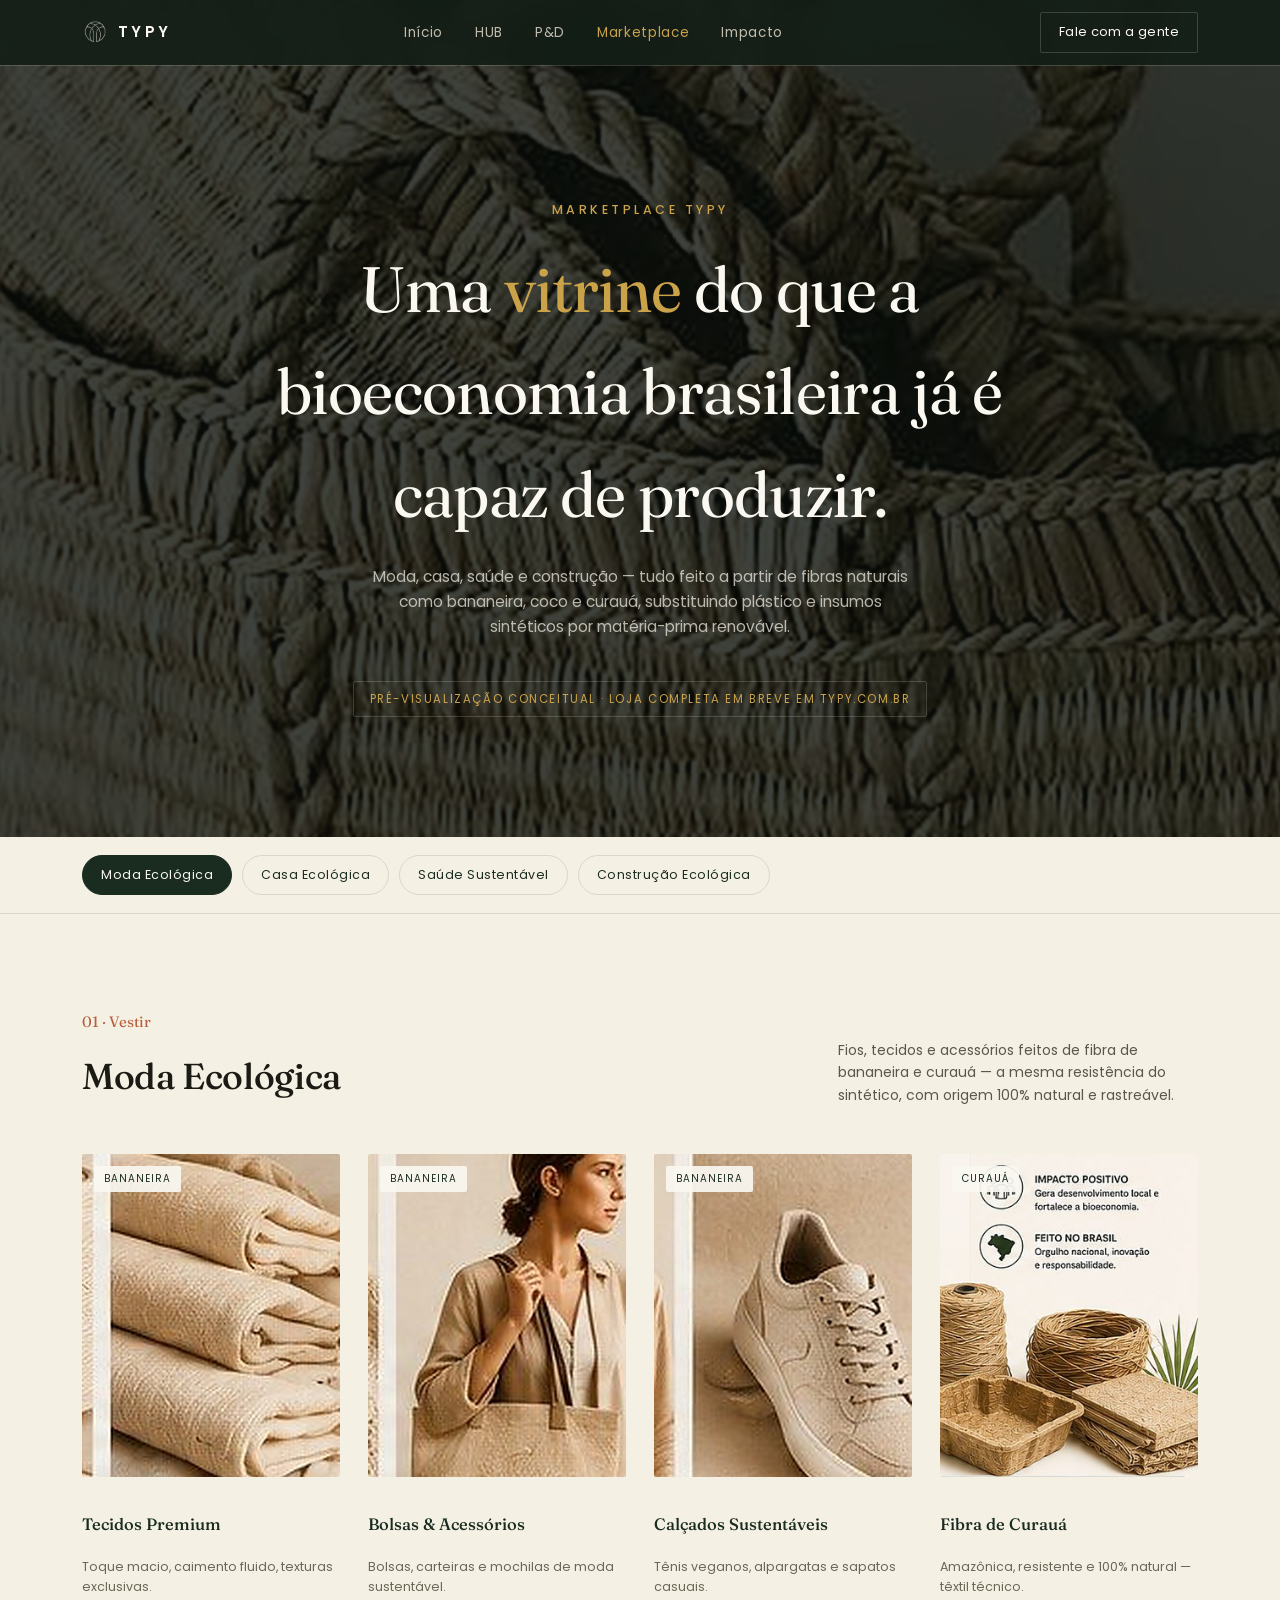
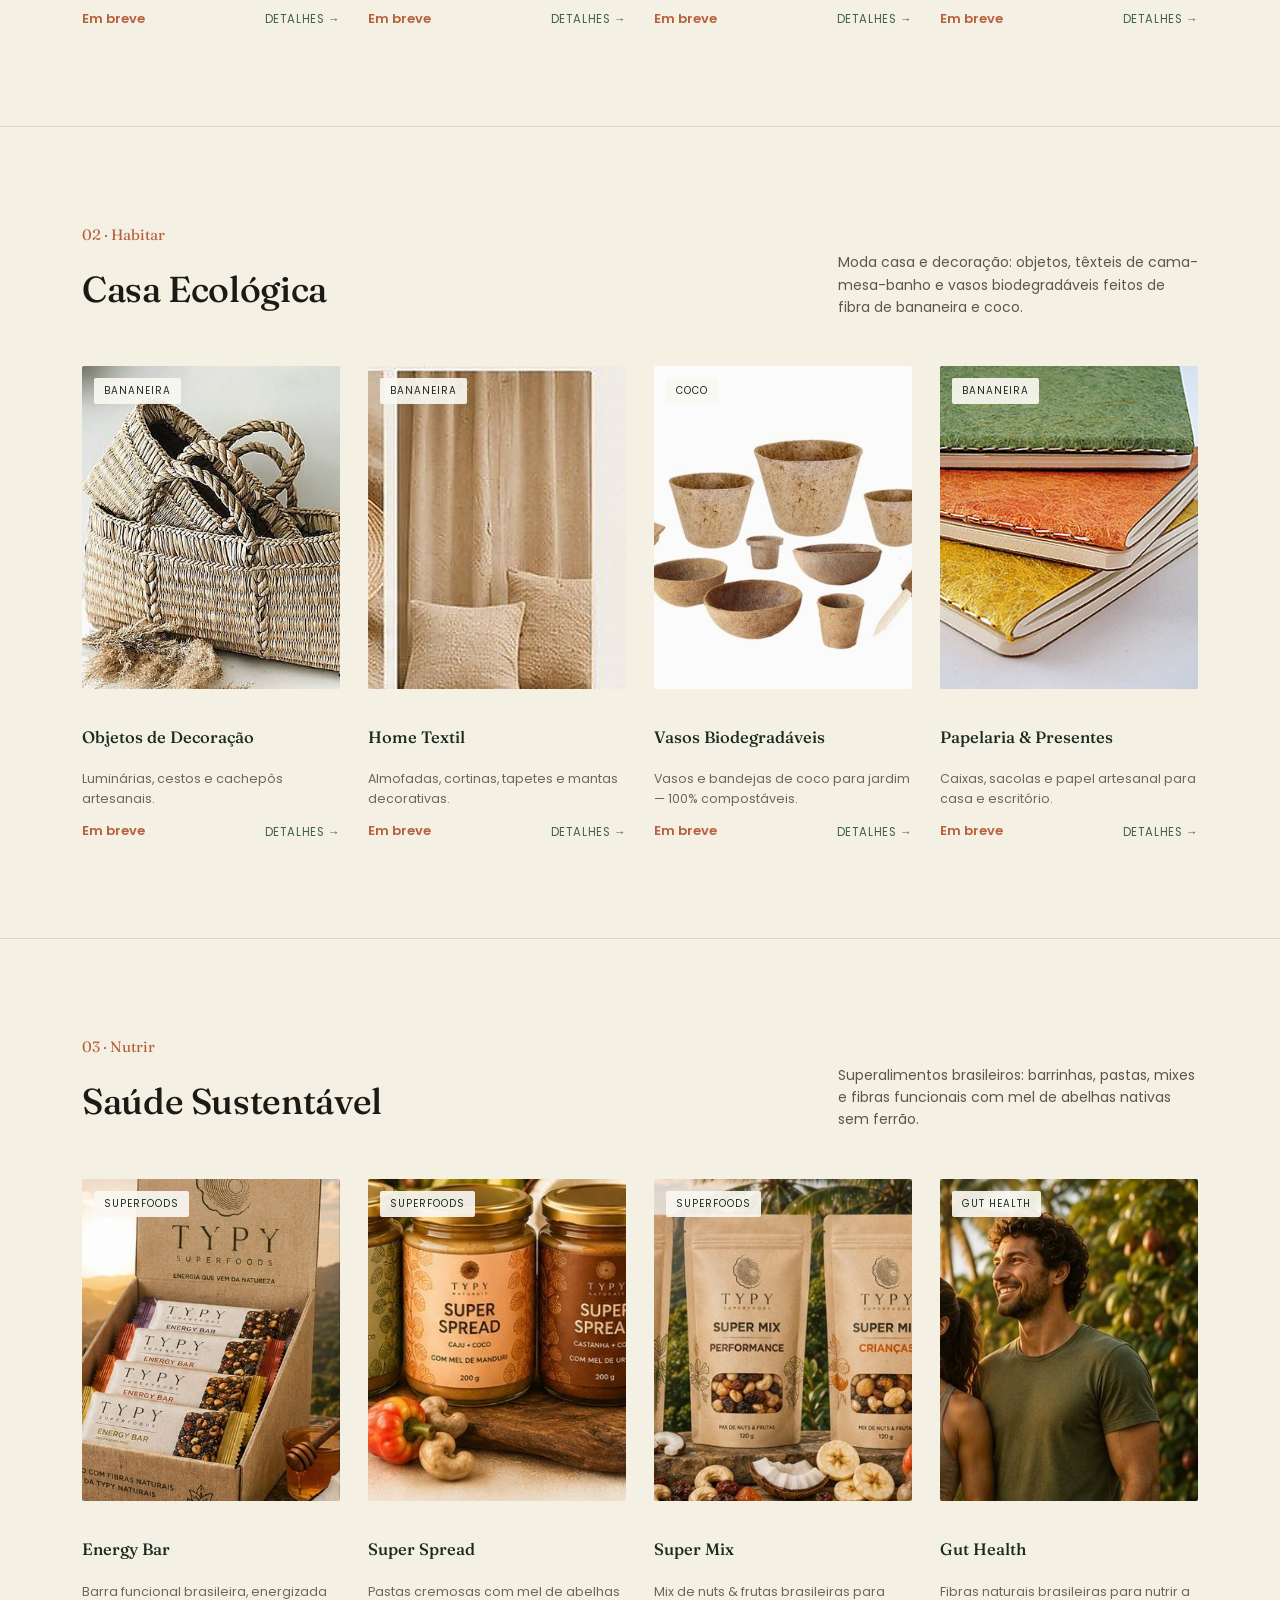
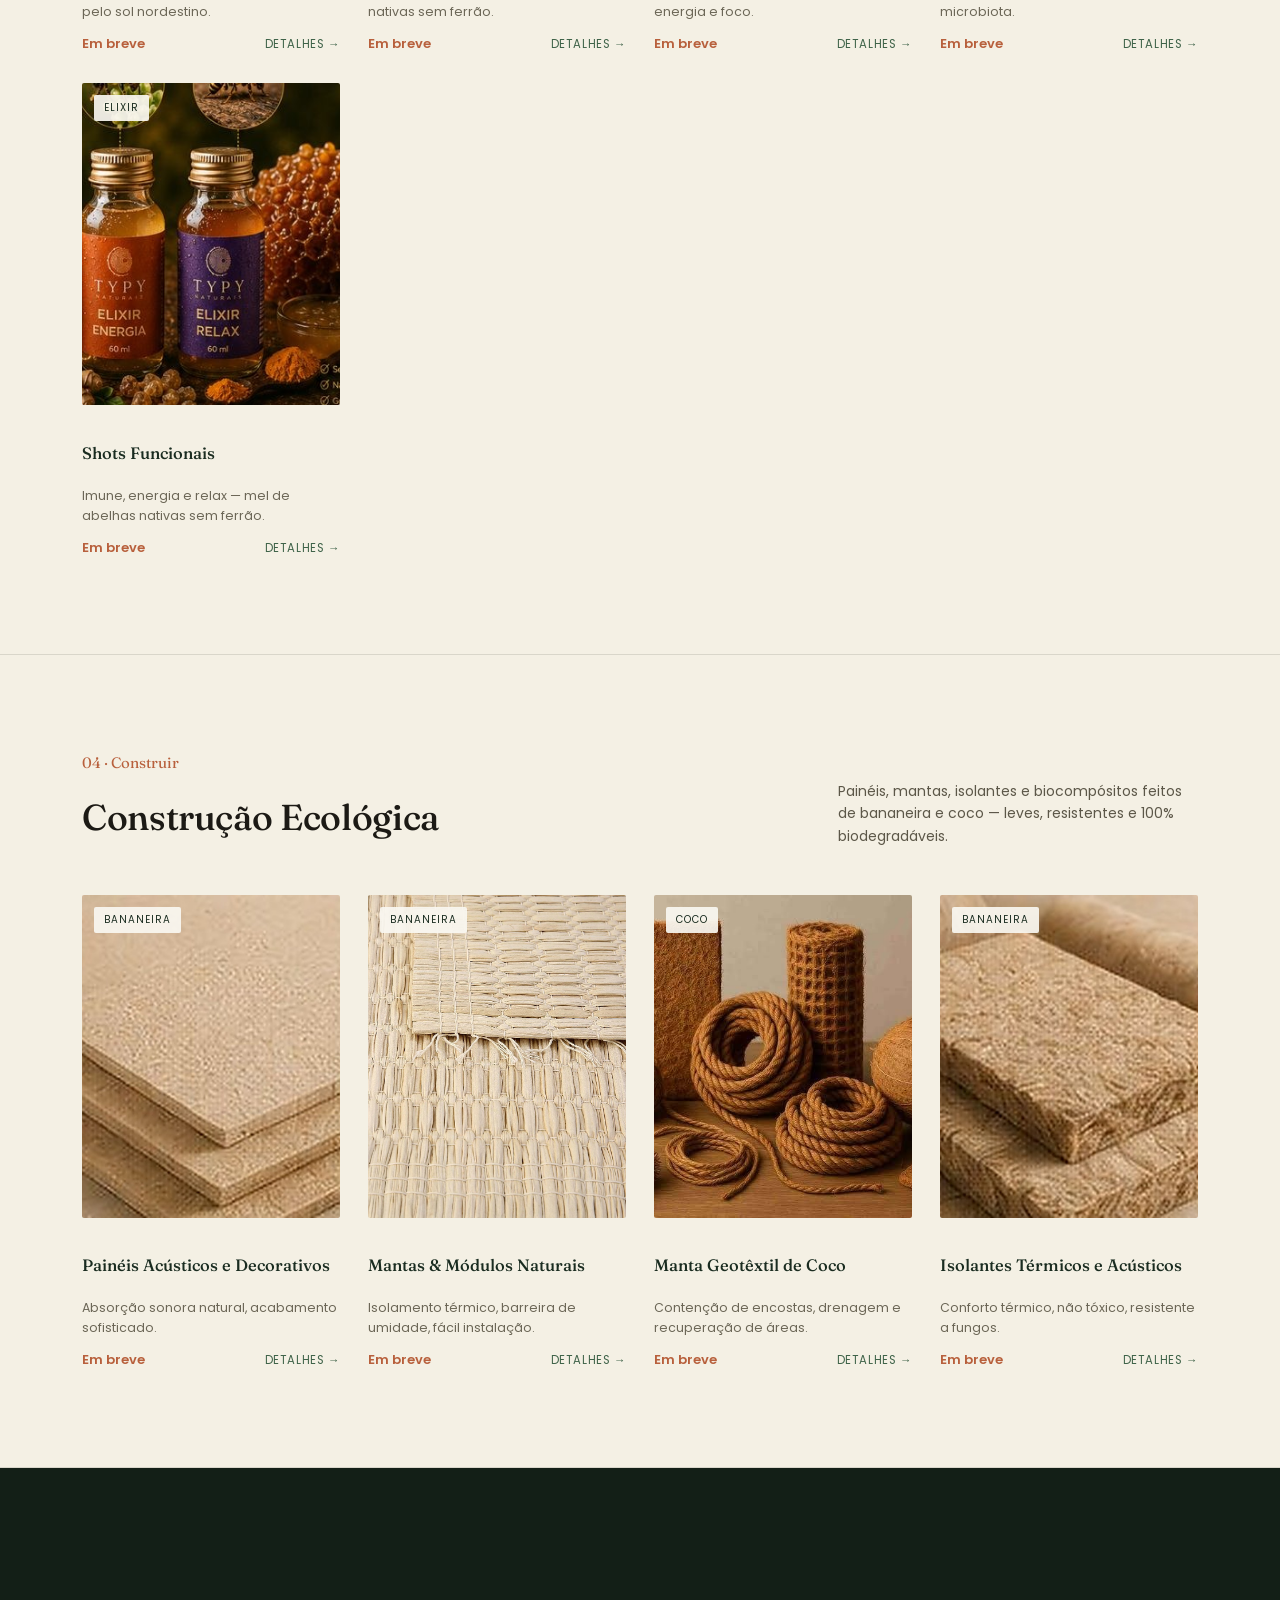
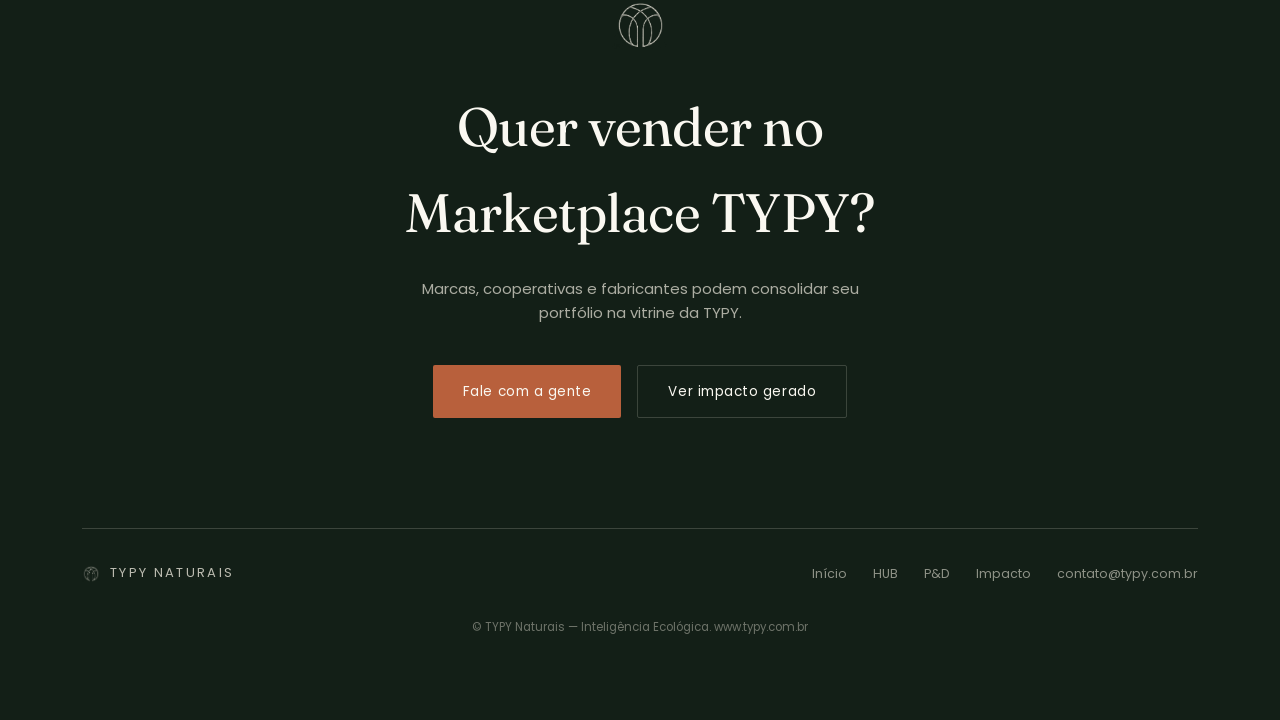
<file: marketplace.html>
<!DOCTYPE html>
<html lang="pt-BR">
<head>
<meta charset="UTF-8">
<meta name="viewport" content="width=device-width, initial-scale=1.0">
<title>Marketplace — TYPY | Moda, casa, saúde e construção ecológicas</title>
<meta name="description" content="Vitrine conceitual do Marketplace TYPY: moda ecológica, casa ecológica, saúde sustentável e construção ecológica feitos com fibras naturais brasileiras.">
<link rel="preconnect" href="https://fonts.googleapis.com">
<link rel="preconnect" href="https://fonts.gstatic.com" crossorigin>
<link href="https://fonts.googleapis.com/css2?family=Fraunces:ital,opsz,wght@0,9..144,300;0,9..144,400;0,9..144,500;0,9..144,600;1,9..144,400;1,9..144,500&family=Poppins:wght@300;400;500;600;700&display=swap" rel="stylesheet">
<link rel="icon" type="image/png" sizes="32x32" href="assets/favicon-32.png">
<link rel="icon" type="image/png" sizes="512x512" href="assets/favicon.png">
<link rel="apple-touch-icon" href="assets/apple-touch-icon.png">
<link rel="stylesheet" href="assets/styles.css">
</head>
<body>

<!-- ============ NAV ============ -->
<header class="nav solid" id="siteNav">
  <div class="wrap">
    <a href="index.html" class="brand">
      <img src="assets/logo-mark.png" alt="" width="26" height="26" style="display:block;">
      TYPY
    </a>
    <nav class="links" id="navLinks">
      <a href="index.html">Início</a>
      <a href="hub.html">HUB</a>
      <a href="pd.html">P&amp;D</a>
      <a href="marketplace.html" class="active">Marketplace</a>
      <a href="impacto.html">Impacto</a>
    </nav>
    <div class="nav-right">
      <a href="mailto:contato@typy.com.br" class="nav-cta">Fale com a gente</a>
      <button class="nav-toggle" id="navToggle" type="button" aria-label="Abrir menu" aria-expanded="false" aria-controls="navLinks">
        <span class="nav-toggle-bar"></span>
        <span class="nav-toggle-bar"></span>
        <span class="nav-toggle-bar"></span>
      </button>
    </div>
  </div>
</header>

<!-- ============ PAGE HEADER ============ -->
<section class="pagehead with-photo strong-shadow centered mk-hero">
  <img src="assets/marketplace-pagehead.jpg" alt="Cestos artesanais de fibra natural com alças trançadas">
  <div class="wrap">
    <span class="eyebrow on-dark">Marketplace TYPY</span>
    <h1>Uma <span class="glow-word">vitrine</span> do que a bioeconomia brasileira já é capaz de produzir.</h1>
    <p class="lead">Moda, casa, saúde e construção — tudo feito a partir de fibras naturais como bananeira, coco e curauá, substituindo plástico e insumos sintéticos por matéria-prima renovável.</p>
    <span class="badge">Pré-visualização conceitual · loja completa em breve em typy.com.br</span>
  </div>
</section>

<!-- ============ CATEGORY NAV ============ -->
<nav class="cat-nav">
  <div class="wrap">
    <a class="cat-pill" href="#moda">Moda Ecológica</a>
    <a class="cat-pill" href="#casa">Casa Ecológica</a>
    <a class="cat-pill" href="#saude">Saúde Sustentável</a>
    <a class="cat-pill" href="#construcao">Construção Ecológica</a>
  </div>
</nav>

<!-- ============ MODA ECOLÓGICA ============ -->
<section class="shop-section" id="moda">
  <div class="wrap">
    <div class="shop-section-head">
      <div>
        <span class="cat-num">01 · Vestir</span>
        <h2>Moda Ecológica</h2>
      </div>
      <p>Fios, tecidos e acessórios feitos de fibra de bananeira e curauá — a mesma resistência do sintético, com origem 100% natural e rastreável.</p>
    </div>

    <div class="shop-grid">
      <div class="shop-card">
        <figure>
          <span class="shop-tag">Bananeira</span>
          <img src="assets/p-tecidos.jpg" alt="Tecidos premium de fibra de bananeira">
        </figure>
        <figcaption>
          <h4>Tecidos Premium</h4>
          <p>Toque macio, caimento fluido, texturas exclusivas.</p>
          <div class="shop-row"><span class="shop-price">Em breve</span><span class="shop-cta">Detalhes →</span></div>
        </figcaption>
      </div>
      <div class="shop-card">
        <figure>
          <span class="shop-tag">Bananeira</span>
          <img src="assets/p-bolsas.jpg" alt="Bolsa ecológica feita de fibra de bananeira">
        </figure>
        <figcaption>
          <h4>Bolsas &amp; Acessórios</h4>
          <p>Bolsas, carteiras e mochilas de moda sustentável.</p>
          <div class="shop-row"><span class="shop-price">Em breve</span><span class="shop-cta">Detalhes →</span></div>
        </figcaption>
      </div>
      <div class="shop-card">
        <figure>
          <span class="shop-tag">Bananeira</span>
          <img src="assets/p-calcados.jpg" alt="Tênis vegano feito com fibra natural">
        </figure>
        <figcaption>
          <h4>Calçados Sustentáveis</h4>
          <p>Tênis veganos, alpargatas e sapatos casuais.</p>
          <div class="shop-row"><span class="shop-price">Em breve</span><span class="shop-cta">Detalhes →</span></div>
        </figcaption>
      </div>
      <div class="shop-card">
        <figure>
          <span class="shop-tag">Curauá</span>
          <img src="assets/card-curaua.jpg" alt="Fibra de curauá amazônica para têxtil de alta performance">
        </figure>
        <figcaption>
          <h4>Fibra de Curauá</h4>
          <p>Amazônica, resistente e 100% natural — têxtil técnico.</p>
          <div class="shop-row"><span class="shop-price">Em breve</span><span class="shop-cta">Detalhes →</span></div>
        </figcaption>
      </div>
    </div>
  </div>
</section>

<!-- ============ CASA ECOLÓGICA ============ -->
<section class="shop-section" id="casa">
  <div class="wrap">
    <div class="shop-section-head">
      <div>
        <span class="cat-num">02 · Habitar</span>
        <h2>Casa Ecológica</h2>
      </div>
      <p>Moda casa e decoração: objetos, têxteis de cama-mesa-banho e vasos biodegradáveis feitos de fibra de bananeira e coco.</p>
    </div>

    <div class="shop-grid">
      <div class="shop-card">
        <figure>
          <span class="shop-tag">Bananeira</span>
          <img src="assets/mk-decoracao.jpg" alt="Cestos artesanais de fibra natural com alças trançadas">
        </figure>
        <figcaption>
          <h4>Objetos de Decoração</h4>
          <p>Luminárias, cestos e cachepôs artesanais.</p>
          <div class="shop-row"><span class="shop-price">Em breve</span><span class="shop-cta">Detalhes →</span></div>
        </figcaption>
      </div>
      <div class="shop-card">
        <figure>
          <span class="shop-tag">Bananeira</span>
          <img src="assets/p-hometextil.jpg" alt="Almofadas e têxtil de casa em fibra de bananeira">
        </figure>
        <figcaption>
          <h4>Home Textil</h4>
          <p>Almofadas, cortinas, tapetes e mantas decorativas.</p>
          <div class="shop-row"><span class="shop-price">Em breve</span><span class="shop-cta">Detalhes →</span></div>
        </figcaption>
      </div>
      <div class="shop-card">
        <figure>
          <span class="shop-tag">Coco</span>
          <img src="assets/mk-vasos-coco.jpg" alt="Vasos biodegradáveis feitos de fibra de coco">
        </figure>
        <figcaption>
          <h4>Vasos Biodegradáveis</h4>
          <p>Vasos e bandejas de coco para jardim — 100% compostáveis.</p>
          <div class="shop-row"><span class="shop-price">Em breve</span><span class="shop-cta">Detalhes →</span></div>
        </figcaption>
      </div>
      <div class="shop-card">
        <figure>
          <span class="shop-tag">Bananeira</span>
          <img src="assets/mk-papel.jpg" alt="Cadernos artesanais com capa de fibra natural colorida">
        </figure>
        <figcaption>
          <h4>Papelaria &amp; Presentes</h4>
          <p>Caixas, sacolas e papel artesanal para casa e escritório.</p>
          <div class="shop-row"><span class="shop-price">Em breve</span><span class="shop-cta">Detalhes →</span></div>
        </figcaption>
      </div>
    </div>
  </div>
</section>

<!-- ============ SAÚDE SUSTENTÁVEL ============ -->
<section class="shop-section" id="saude">
  <div class="wrap">
    <div class="shop-section-head">
      <div>
        <span class="cat-num">03 · Nutrir</span>
        <h2>Saúde Sustentável</h2>
      </div>
      <p>Superalimentos brasileiros: barrinhas, pastas, mixes e fibras funcionais com mel de abelhas nativas sem ferrão.</p>
    </div>

    <div class="shop-grid">
      <div class="shop-card">
        <figure>
          <span class="shop-tag">Superfoods</span>
          <img src="assets/card-energybar.jpg" alt="Barra energética TYPY Superfoods">
        </figure>
        <figcaption>
          <h4>Energy Bar</h4>
          <p>Barra funcional brasileira, energizada pelo sol nordestino.</p>
          <div class="shop-row"><span class="shop-price">Em breve</span><span class="shop-cta">Detalhes →</span></div>
        </figcaption>
      </div>
      <div class="shop-card">
        <figure>
          <span class="shop-tag">Superfoods</span>
          <img src="assets/card-superspread.jpg" alt="Pasta funcional TYPY Super Spread">
        </figure>
        <figcaption>
          <h4>Super Spread</h4>
          <p>Pastas cremosas com mel de abelhas nativas sem ferrão.</p>
          <div class="shop-row"><span class="shop-price">Em breve</span><span class="shop-cta">Detalhes →</span></div>
        </figcaption>
      </div>
      <div class="shop-card">
        <figure>
          <span class="shop-tag">Superfoods</span>
          <img src="assets/card-supermix.jpg" alt="Mix de castanhas TYPY Super Mix">
        </figure>
        <figcaption>
          <h4>Super Mix</h4>
          <p>Mix de nuts &amp; frutas brasileiras para energia e foco.</p>
          <div class="shop-row"><span class="shop-price">Em breve</span><span class="shop-cta">Detalhes →</span></div>
        </figcaption>
      </div>
      <div class="shop-card">
        <figure>
          <span class="shop-tag">Gut Health</span>
          <img src="assets/card-guthealth.jpg" alt="TYPY Gut Health, fibras para saúde intestinal">
        </figure>
        <figcaption>
          <h4>Gut Health</h4>
          <p>Fibras naturais brasileiras para nutrir a microbiota.</p>
          <div class="shop-row"><span class="shop-price">Em breve</span><span class="shop-cta">Detalhes →</span></div>
        </figcaption>
      </div>
      <div class="shop-card">
        <figure>
          <span class="shop-tag">Elixir</span>
          <img src="assets/card-elixir.jpg" alt="Elixires funcionais TYPY com mel de abelhas nativas">
        </figure>
        <figcaption>
          <h4>Shots Funcionais</h4>
          <p>Imune, energia e relax — mel de abelhas nativas sem ferrão.</p>
          <div class="shop-row"><span class="shop-price">Em breve</span><span class="shop-cta">Detalhes →</span></div>
        </figcaption>
      </div>
    </div>
  </div>
</section>

<!-- ============ CONSTRUÇÃO ECOLÓGICA ============ -->
<section class="shop-section" id="construcao">
  <div class="wrap">
    <div class="shop-section-head">
      <div>
        <span class="cat-num">04 · Construir</span>
        <h2>Construção Ecológica</h2>
      </div>
      <p>Painéis, mantas, isolantes e biocompósitos feitos de bananeira e coco — leves, resistentes e 100% biodegradáveis.</p>
    </div>

    <div class="shop-grid">
      <div class="shop-card">
        <figure>
          <span class="shop-tag">Bananeira</span>
          <img src="assets/c-paineis-acusticos.jpg" alt="Painéis acústicos e decorativos de fibra de bananeira">
        </figure>
        <figcaption>
          <h4>Painéis Acústicos e Decorativos</h4>
          <p>Absorção sonora natural, acabamento sofisticado.</p>
          <div class="shop-row"><span class="shop-price">Em breve</span><span class="shop-cta">Detalhes →</span></div>
        </figcaption>
      </div>
      <div class="shop-card">
        <figure>
          <span class="shop-tag">Bananeira</span>
          <img src="assets/c-mantas.jpg" alt="Manta trançada em fibra natural, close-up da trama">
        </figure>
        <figcaption>
          <h4>Mantas &amp; Módulos Naturais</h4>
          <p>Isolamento térmico, barreira de umidade, fácil instalação.</p>
          <div class="shop-row"><span class="shop-price">Em breve</span><span class="shop-cta">Detalhes →</span></div>
        </figcaption>
      </div>
      <div class="shop-card">
        <figure>
          <span class="shop-tag">Coco</span>
          <img src="assets/mk-manta-coco.jpg" alt="Manta geotêxtil e cordas de fibra de coco">
        </figure>
        <figcaption>
          <h4>Manta Geotêxtil de Coco</h4>
          <p>Contenção de encostas, drenagem e recuperação de áreas.</p>
          <div class="shop-row"><span class="shop-price">Em breve</span><span class="shop-cta">Detalhes →</span></div>
        </figcaption>
      </div>
      <div class="shop-card">
        <figure>
          <span class="shop-tag">Bananeira</span>
          <img src="assets/c-isolantes.jpg" alt="Isolantes térmicos e acústicos de fibra de bananeira">
        </figure>
        <figcaption>
          <h4>Isolantes Térmicos e Acústicos</h4>
          <p>Conforto térmico, não tóxico, resistente a fungos.</p>
          <div class="shop-row"><span class="shop-price">Em breve</span><span class="shop-cta">Detalhes →</span></div>
        </figcaption>
      </div>
    </div>
  </div>
</section>

<!-- ============ CTA / FOOTER ============ -->
<section class="cta" id="contato">
  <div class="wrap">
    <div class="cta-mark">
      <img src="assets/logo-mark.png" alt="" style="width:100%;height:100%;object-fit:contain;display:block;">
    </div>
    <h2>Quer vender no Marketplace TYPY?</h2>
    <p class="lead">Marcas, cooperativas e fabricantes podem consolidar seu portfólio na vitrine da TYPY.</p>
    <div class="cta-actions">
      <a class="btn btn-primary" href="mailto:contato@typy.com.br">Fale com a gente</a>
      <a class="btn btn-ghost" href="impacto.html">Ver impacto gerado</a>
    </div>

    <footer>
      <div class="wrap" style="padding:0 0 34px;">
        <div class="fbrand">
          <img src="assets/logo-mark.png" alt="" width="18" height="18" style="display:block;">
          TYPY NATURAIS
        </div>
        <div class="flinks">
          <a href="index.html">Início</a>
          <a href="hub.html">HUB</a>
          <a href="pd.html">P&amp;D</a>
          <a href="impacto.html">Impacto</a>
          <a href="mailto:contato@typy.com.br">contato@typy.com.br</a>
        </div>
      </div>
      <div class="fmeta">© TYPY Naturais — Inteligência Ecológica. www.typy.com.br</div>
    </footer>
  </div>
</section>

<script src="assets/site.js"></script>
</body>
</html>
</file>
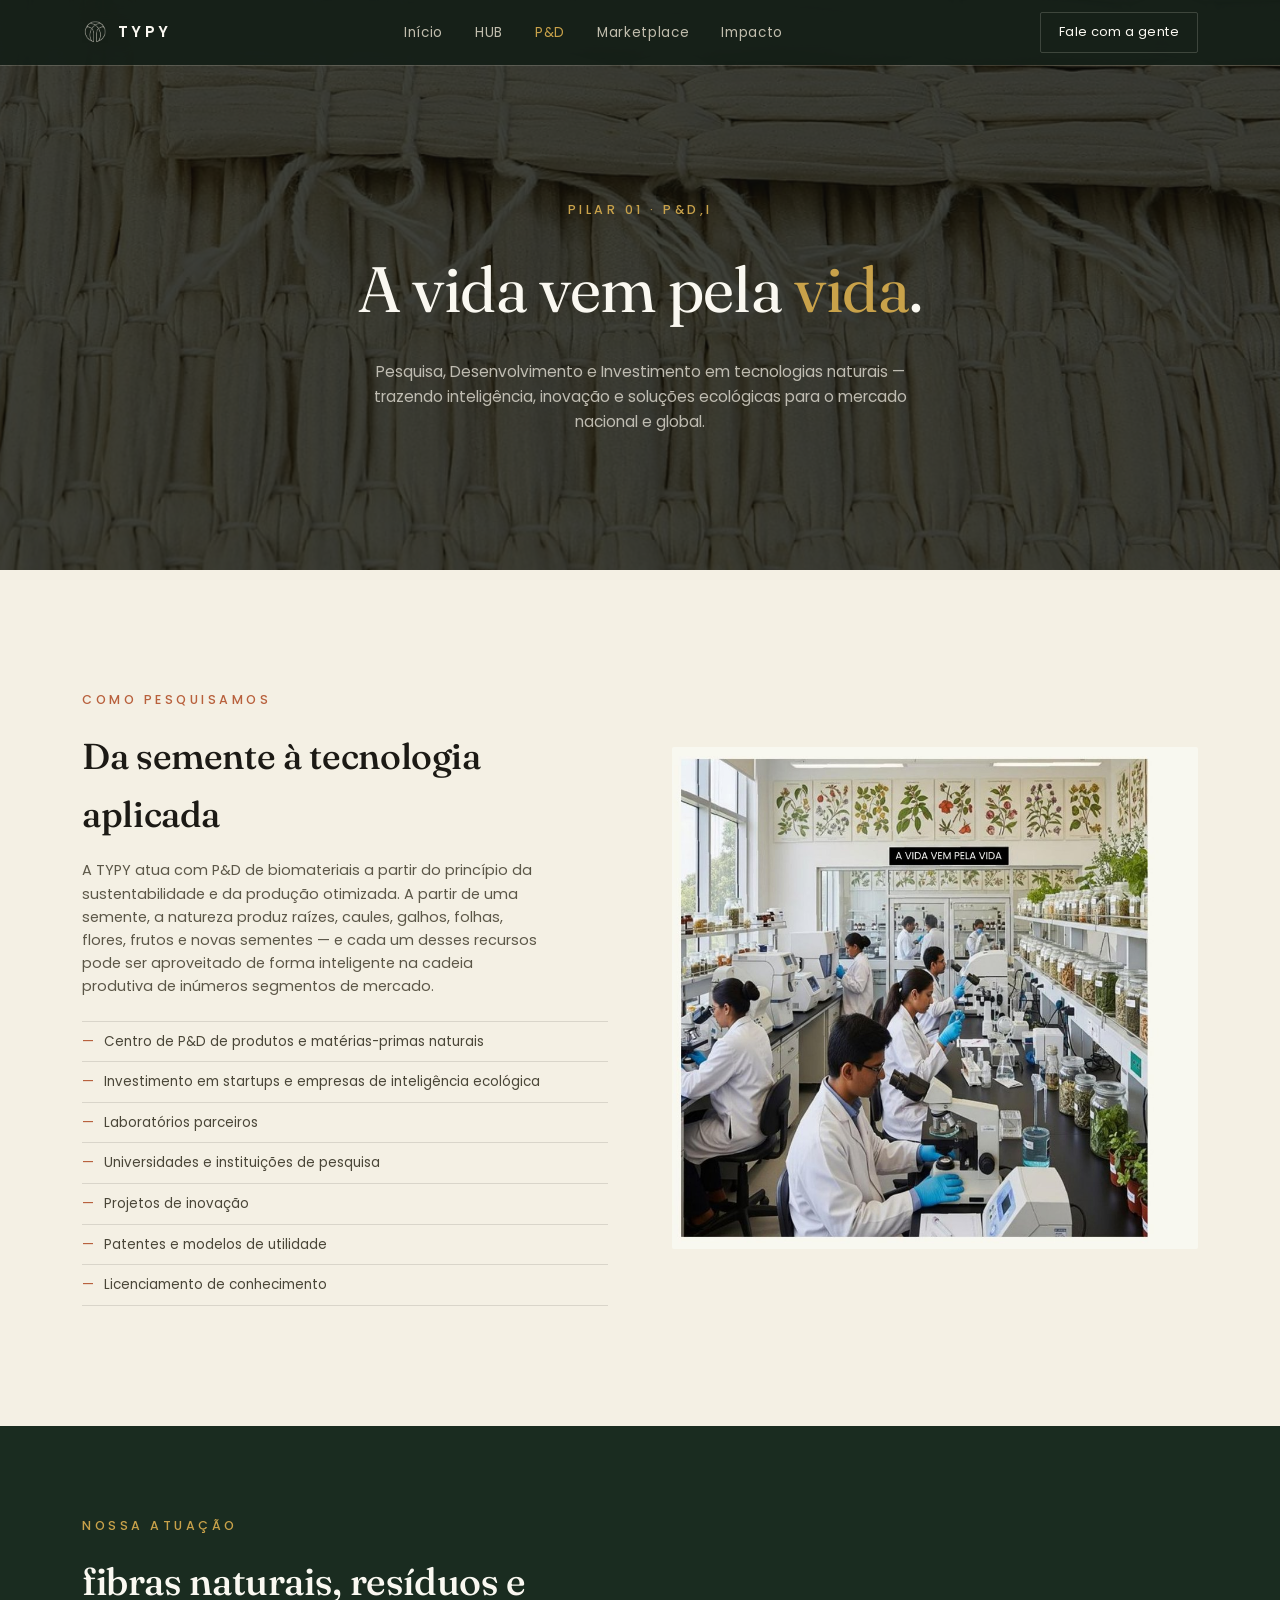
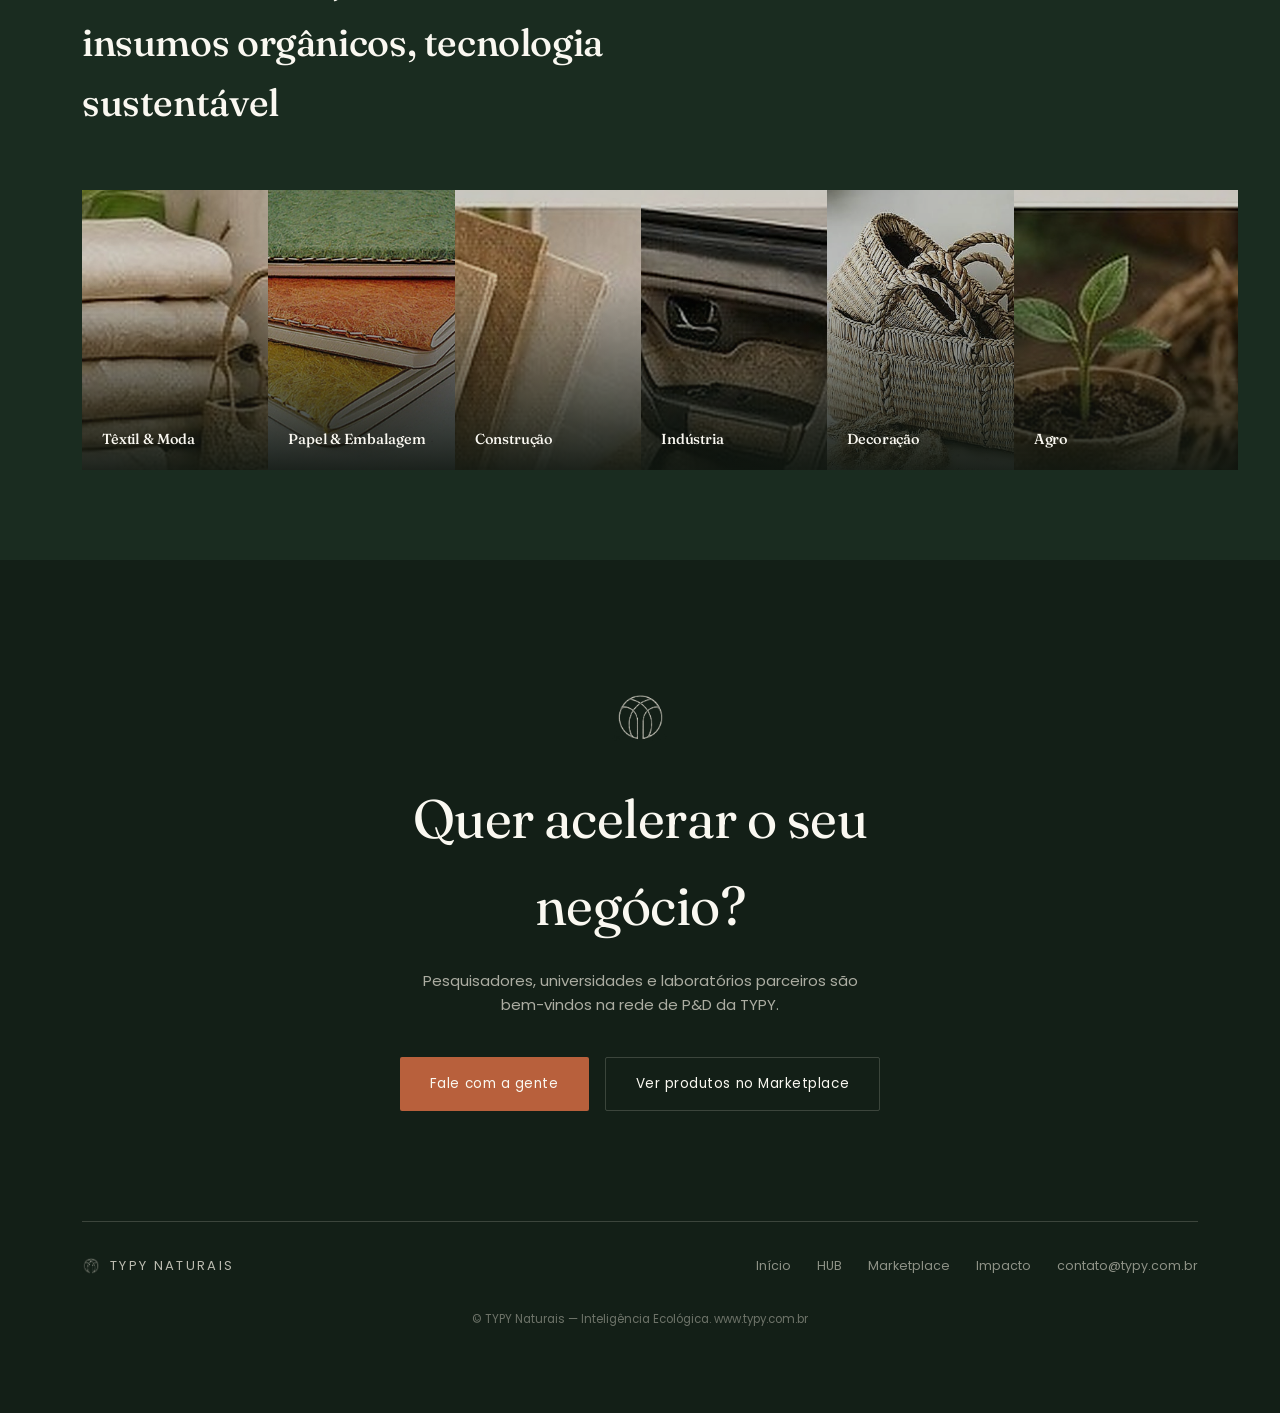
<file: pd.html>
<!DOCTYPE html>
<html lang="pt-BR">
<head>
<meta charset="UTF-8">
<meta name="viewport" content="width=device-width, initial-scale=1.0">
<title>P&amp;D — TYPY | Pesquisa e Desenvolvimento de biomateriais</title>
<meta name="description" content="Conheça o pilar de Pesquisa, Desenvolvimento e Investimento da TYPY: laboratórios, universidades, 7 famílias de fibras naturais brasileiras e suas aplicações reais.">
<link rel="preconnect" href="https://fonts.googleapis.com">
<link rel="preconnect" href="https://fonts.gstatic.com" crossorigin>
<link href="https://fonts.googleapis.com/css2?family=Fraunces:ital,opsz,wght@0,9..144,300;0,9..144,400;0,9..144,500;0,9..144,600;1,9..144,400;1,9..144,500&family=Poppins:wght@300;400;500;600;700&display=swap" rel="stylesheet">
<link rel="icon" type="image/png" sizes="32x32" href="assets/favicon-32.png">
<link rel="icon" type="image/png" sizes="512x512" href="assets/favicon.png">
<link rel="apple-touch-icon" href="assets/apple-touch-icon.png">
<link rel="stylesheet" href="assets/styles.css">
</head>
<body>

<!-- ============ NAV ============ -->
<header class="nav solid" id="siteNav">
  <div class="wrap">
    <a href="index.html" class="brand">
      <img src="assets/logo-mark.png" alt="" width="26" height="26" style="display:block;">
      TYPY
    </a>
    <nav class="links" id="navLinks">
      <a href="index.html">Início</a>
      <a href="hub.html">HUB</a>
      <a href="pd.html" class="active">P&amp;D</a>
      <a href="marketplace.html">Marketplace</a>
      <a href="impacto.html">Impacto</a>
    </nav>
    <div class="nav-right">
      <a href="mailto:contato@typy.com.br" class="nav-cta">Fale com a gente</a>
      <button class="nav-toggle" id="navToggle" type="button" aria-label="Abrir menu" aria-expanded="false" aria-controls="navLinks">
        <span class="nav-toggle-bar"></span>
        <span class="nav-toggle-bar"></span>
        <span class="nav-toggle-bar"></span>
      </button>
    </div>
  </div>
</header>

<!-- ============ PAGE HEADER ============ -->
<section class="pagehead with-photo strong-shadow centered pd-hero">
  <img src="assets/pd-mat.jpg" alt="Close-up de manta trançada em fibra natural">
  <div class="wrap">
    <span class="eyebrow on-dark">Pilar 01 · P&amp;D,I</span>
    <h1>A vida vem pela <span class="glow-word">vida</span>.</h1>
    <p class="lead">Pesquisa, Desenvolvimento e Investimento em tecnologias naturais — trazendo inteligência, inovação e soluções ecológicas para o mercado nacional e global.</p>
  </div>
</section>

<!-- ============ INTRO + LAB ============ -->
<section class="split">
  <div class="wrap">
  <div>
    <span class="eyebrow split-eyebrow">Como pesquisamos</span>
    <h2>Da semente à tecnologia aplicada</h2>
    <p>A TYPY atua com P&amp;D de biomateriais a partir do princípio da sustentabilidade e da produção otimizada. A partir de uma semente, a natureza produz raízes, caules, galhos, folhas, flores, frutos e novas sementes — e cada um desses recursos pode ser aproveitado de forma inteligente na cadeia produtiva de inúmeros segmentos de mercado.</p>
    <ul>
      <li>Centro de P&amp;D de produtos e matérias-primas naturais</li>
      <li>Investimento em startups e empresas de inteligência ecológica</li>
      <li>Laboratórios parceiros</li>
      <li>Universidades e instituições de pesquisa</li>
      <li>Projetos de inovação</li>
      <li>Patentes e modelos de utilidade</li>
      <li>Licenciamento de conhecimento</li>
    </ul>
  </div>
  <div>
    <img src="assets/lab-photo.jpg" alt="Equipe de pesquisadores em laboratório de biomateriais da TYPY">
  </div>
  </div>
</section>

<!-- ============ APLICAÇÕES REAIS ============ -->
<section class="frame on-dark tight">
  <div class="wrap">
    <div class="frame-head">
      <div>
        <span class="eyebrow on-dark">NOSSA ATUAÇÃO</span>
        <h2>fibras naturais, resíduos e insumos orgânicos, tecnologia sustentável</h2>
      </div>
    </div>

    <div class="card-grid cols-6">
      <div class="p-card">
        <img src="assets/mk-textil.jpg" alt="Aplicação têxtil e moda com fibras naturais">
        <div class="pc-inner"><h3 style="font-size:14.5px;">Têxtil &amp; Moda</h3></div>
      </div>
      <div class="p-card">
        <img src="assets/mk-papel.jpg" alt="Aplicação em papel e embalagens">
        <div class="pc-inner"><h3 style="font-size:14.5px;">Papel &amp; Embalagem</h3></div>
      </div>
      <div class="p-card">
        <img src="assets/mk-construcao.jpg" alt="Aplicação em construção sustentável">
        <div class="pc-inner"><h3 style="font-size:14.5px;">Construção</h3></div>
      </div>
      <div class="p-card">
        <img src="assets/mk-industria.jpg" alt="Aplicação industrial e biocompósitos automotivos">
        <div class="pc-inner"><h3 style="font-size:14.5px;">Indústria</h3></div>
      </div>
      <div class="p-card">
        <img src="assets/mk-decoracao.jpg" alt="Aplicação em decoração e design">
        <div class="pc-inner"><h3 style="font-size:14.5px;">Decoração</h3></div>
      </div>
      <div class="p-card">
        <img src="assets/mk-agro.jpg" alt="Aplicação em agro e meio ambiente">
        <div class="pc-inner"><h3 style="font-size:14.5px;">Agro</h3></div>
      </div>
    </div>
  </div>
</section>

<!-- ============ CTA / FOOTER ============ -->
<section class="cta" id="contato">
  <div class="wrap">
    <div class="cta-mark">
      <img src="assets/logo-mark.png" alt="" style="width:100%;height:100%;object-fit:contain;display:block;">
    </div>
    <h2>Quer acelerar o seu negócio?</h2>
    <p class="lead">Pesquisadores, universidades e laboratórios parceiros são bem-vindos na rede de P&amp;D da TYPY.</p>
    <div class="cta-actions">
      <a class="btn btn-primary" href="mailto:contato@typy.com.br">Fale com a gente</a>
      <a class="btn btn-ghost" href="marketplace.html">Ver produtos no Marketplace</a>
    </div>

    <footer>
      <div class="wrap" style="padding:0 0 34px;">
        <div class="fbrand">
          <img src="assets/logo-mark.png" alt="" width="18" height="18" style="display:block;">
          TYPY NATURAIS
        </div>
        <div class="flinks">
          <a href="index.html">Início</a>
          <a href="hub.html">HUB</a>
          <a href="marketplace.html">Marketplace</a>
          <a href="impacto.html">Impacto</a>
          <a href="mailto:contato@typy.com.br">contato@typy.com.br</a>
        </div>
      </div>
      <div class="fmeta">© TYPY Naturais — Inteligência Ecológica. www.typy.com.br</div>
    </footer>
  </div>
</section>

<script src="assets/site.js"></script>
</body>
</html>
</file>
<file: assets/styles.css>
:root{
  --forest-950:#131f17;
  --forest-900:#1a2c20;
  --forest-800:#25402c;
  --forest-600:#3f6349;
  --forest-400:#6f9575;
  --cream:#f4f0e4;
  --cream-100:#faf8f1;
  --cream-200:#ece5d3;
  --coral:#b8603c;
  --coral-light:#d78a63;
  --gold:#c9a24a;
  --ink:#1c1a15;
  --line: rgba(28,26,21,0.12);
  --line-light: rgba(244,240,228,0.18);
  --maxw: 1180px;
}

*{box-sizing:border-box;}
html{scroll-behavior:smooth;}
body{
  margin:0;
  background:var(--cream);
  color:var(--ink);
  font-family:'Poppins',sans-serif;
  font-weight:400;
  line-height:1.6;
  -webkit-font-smoothing:antialiased;
}
img{max-width:100%;display:block;}
a{color:inherit;}

h1,h2,h3,.serif{
  font-family:'Fraunces', serif;
  font-weight:500;
  letter-spacing:-0.01em;
  margin:0;
}

.eyebrow{
  font-family:'Poppins',sans-serif;
  font-weight:500;
  font-size:12.5px;
  letter-spacing:0.28em;
  text-transform:uppercase;
  color:var(--coral);
}
.eyebrow.on-dark{ color:var(--gold); }

.wrap{
  max-width:var(--maxw);
  margin:0 auto;
  padding:0 32px;
}
.wrap.narrow{ max-width:820px; }

section{ position:relative; }

/* ---------- NAV ---------- */
header.nav{
  position:fixed; top:0; left:0; right:0; z-index:50;
  padding:20px 0;
  transition:background .4s ease, padding .4s ease, box-shadow .4s ease;
}
header.nav .wrap{
  display:flex; align-items:center; justify-content:space-between;
}
header.nav.scrolled, header.nav.solid{
  background:rgba(20,31,23,0.92);
  backdrop-filter:blur(10px);
  padding:12px 0;
  box-shadow:0 1px 0 var(--line-light);
}
.brand{
  display:flex; align-items:center; gap:10px;
  font-family:'Poppins',sans-serif;
  letter-spacing:0.22em;
  font-size:15px;
  font-weight:600;
  color:var(--cream-100);
  text-decoration:none;
}
.brand svg{ width:26px; height:26px; flex-shrink:0; }
nav.links{ display:flex; gap:0; }
nav.links a{
  color:var(--cream-200);
  text-decoration:none;
  font-size:13.5px;
  letter-spacing:0.05em;
  font-weight:400;
  opacity:.8;
  margin-left:32px;
  transition:opacity .25s;
  white-space:nowrap;
}
nav.links a:first-child{ margin-left:0; }
nav.links a:hover, nav.links a.active{ opacity:1; }
nav.links a.active{ color:var(--gold); }
.nav-cta{
  border:1px solid var(--line-light);
  padding:9px 18px;
  border-radius:2px;
  font-size:13px;
  letter-spacing:0.03em;
  text-decoration:none;
  color:var(--cream-100);
  white-space:nowrap;
  margin-left:24px;
  transition:background .25s;
}
.nav-cta:hover{ background:rgba(244,240,228,.1); }
.nav-right{ display:flex; align-items:center; gap:14px; }
.nav-toggle{
  display:none;
  flex-direction:column; align-items:center; justify-content:center;
  gap:5px;
  width:34px; height:34px;
  background:none; border:1px solid var(--line-light); border-radius:2px;
  color:var(--cream-100);
  cursor:pointer; padding:0; flex-shrink:0;
}
.nav-toggle-bar{
  width:16px; height:1.5px; background:currentColor; display:block;
  transition:transform .3s ease, opacity .3s ease;
}
.nav-toggle[aria-expanded="true"] .nav-toggle-bar:nth-child(1){ transform:translateY(6.5px) rotate(45deg); }
.nav-toggle[aria-expanded="true"] .nav-toggle-bar:nth-child(2){ opacity:0; }
.nav-toggle[aria-expanded="true"] .nav-toggle-bar:nth-child(3){ transform:translateY(-6.5px) rotate(-45deg); }

@media (max-width:980px){
  nav.links{
    display:flex; flex-direction:column;
    position:absolute; top:100%; left:0; right:0;
    background:rgba(19,31,23,.98);
    backdrop-filter:blur(10px);
    padding:8px 32px 28px;
    gap:2px;
    opacity:0; visibility:hidden; transform:translateY(-8px);
    transition:opacity .25s ease, transform .25s ease, visibility .25s;
    box-shadow:0 16px 28px rgba(0,0,0,.25);
  }
  nav.links.open{ opacity:1; visibility:visible; transform:translateY(0); }
  nav.links a{
    margin-left:0; padding:14px 0; opacity:.85; font-size:15.5px;
    border-bottom:1px solid var(--line-light);
  }
  nav.links a:last-child{ border-bottom:none; }
  .nav-toggle{ display:flex; }
}

/* ---------- HERO (home) ---------- */
.hero{
  height:100vh;
  min-height:640px;
  position:relative;
  display:flex;
  align-items:flex-end;
  color:var(--cream-100);
  overflow:hidden;
}
.hero-parallax{
  position:absolute; top:-8%; left:0; right:0; bottom:-8%;
  will-change:transform;
}
.hero img{
  position:absolute; top:0; left:0; right:0; bottom:0; width:100%; height:100%; object-fit:cover;
  filter:saturate(1.06) contrast(1.03);
  transform-origin:center;
  animation:heroZoom 26s ease-out forwards;
}
.hero::before{
  content:'';
  position:absolute; top:0; left:0; right:0; bottom:0; z-index:1;
  background:
    linear-gradient(180deg, rgba(15,22,16,.55) 0%, rgba(15,22,16,.25) 32%, rgba(15,22,16,.55) 68%, rgba(11,17,12,.92) 100%);
}
.hero::after{
  content:'';
  position:absolute; top:0; left:0; right:0; bottom:0; z-index:1;
  background:radial-gradient(ellipse at 50% 62%, rgba(0,0,0,0) 0%, rgba(0,0,0,0) 40%, rgba(8,13,9,.35) 100%);
}
.hero-content{
  position:relative; z-index:2;
  width:100%;
  padding-bottom:76px;
  text-align:center;
}
.hero-mark{
  width:74px; height:74px;
  margin:0 auto 22px;
  opacity:0;
  filter:drop-shadow(0 0 18px rgba(244,240,228,.35));
  animation:heroMarkIn 1.3s cubic-bezier(.16,.8,.24,1) .15s forwards;
}
.hero h1{
  font-size:clamp(48px, 9vw, 108px);
  letter-spacing:0.06em;
  font-weight:400;
  line-height:1;
  opacity:0;
  animation:heroTitleIn 1.2s cubic-bezier(.16,.8,.24,1) .32s forwards;
}
.hero .tagline{
  margin-top:18px;
  font-size:clamp(14px,2vw,17px);
  letter-spacing:0.32em;
  text-transform:uppercase;
  font-weight:400;
  color:var(--cream-200);
  opacity:0;
  animation:fadeUp 1s ease .48s forwards;
}
.hero .tagline b{ color:var(--gold); font-weight:500; }
.hero .sub{
  margin:20px auto 0;
  max-width:420px;
  font-size:14.5px;
  color:rgba(244,240,228,0.75);
  opacity:0;
  animation:fadeUp 1s ease .62s forwards;
}
.scroll-cue{
  position:absolute; left:50%; bottom:26px; transform:translateX(-50%);
  z-index:2;
  display:flex; flex-direction:column; align-items:center; gap:8px;
  color:rgba(244,240,228,0.6);
  font-size:11px; letter-spacing:0.2em; text-transform:uppercase;
  opacity:0;
  animation:fadeUp 1s ease .9s forwards;
}
.scroll-cue .line{ width:1px; height:34px; background:linear-gradient(rgba(244,240,228,.8),transparent); animation:pulse 2s ease-in-out infinite; }

@keyframes fadeUp{ from{opacity:0; transform:translateY(16px);} to{opacity:1; transform:translateY(0);} }
@keyframes pulse{ 0%,100%{opacity:.3;} 50%{opacity:1;} }
@keyframes heroZoom{ from{transform:scale(1);} to{transform:scale(1.14);} }
@keyframes heroMarkIn{ from{opacity:0; transform:scale(.78) translateY(10px);} to{opacity:1; transform:scale(1) translateY(0);} }
@keyframes heroTitleIn{ from{opacity:0; transform:translateY(30px); filter:blur(6px);} to{opacity:1; transform:translateY(0); filter:blur(0);} }

@media (prefers-reduced-motion: reduce){
  .hero img{ animation:none; }
  .hero-parallax{ transform:none !important; }
  .pd-hero img{ animation:none; }
  .pd-hero .eyebrow, .pd-hero h1, .pd-hero p.lead{ opacity:1; animation:none; }
  .hub-hero img{ animation:none; }
  .hub-hero .eyebrow, .hub-hero h1, .hub-hero p.lead{ opacity:1; animation:none; }
  .mk-hero img{ animation:none; }
  .mk-hero .eyebrow, .mk-hero h1, .mk-hero p.lead, .mk-hero .badge{ opacity:1; animation:none; }
  .impact-hero img{ animation:none; }
  .impact-hero .eyebrow, .impact-hero h1, .impact-hero p.lead{ opacity:1; animation:none; }
  .glow-word{ animation:none; }
}

/* ---------- PAGE HEADER (internal pages) ---------- */
.pagehead{
  position:relative;
  padding:172px 0 90px;
  background:var(--forest-950);
  color:var(--cream-100);
  overflow:hidden;
}
.pagehead.with-photo{ padding:200px 0 120px; }
.pagehead.with-photo img{
  position:absolute; top:0; left:0; right:0; bottom:0; width:100%; height:100%; object-fit:cover;
  z-index:0;
}
.pagehead.with-photo::before{
  content:'';
  position:absolute; top:0; left:0; right:0; bottom:0; z-index:0;
  background:linear-gradient(180deg, rgba(15,22,16,.65) 0%, rgba(13,20,15,.55) 40%, rgba(11,17,12,.95) 100%);
}
.pagehead.strong-shadow::after,
.strip.strong-shadow::after{
  content:'';
  position:absolute; top:0; left:0; right:0; bottom:0; z-index:1;
  background:rgba(8,13,9,.78);
}
.pagehead .wrap{ position:relative; z-index:2; }
.pagehead .eyebrow{ display:block; margin-bottom:18px; }
.pagehead h1{
  font-size:clamp(36px,6vw,64px);
  font-weight:400;
  color:var(--cream-100);
  max-width:760px;
}
.pagehead p.lead{
  margin-top:20px;
  max-width:560px;
  font-size:15.5px;
  color:rgba(244,240,228,.72);
}
.pagehead .badge{
  display:inline-block;
  margin-top:26px;
  padding:8px 16px;
  border:1px solid var(--line-light);
  border-radius:2px;
  font-size:11.5px;
  letter-spacing:.14em;
  text-transform:uppercase;
  color:var(--gold);
}
.pagehead.centered .wrap{ text-align:center; }
.pagehead.centered h1,
.pagehead.centered p.lead{ margin-left:auto; margin-right:auto; }

/* ---------- PD HERO ACCENT ---------- */
.pd-hero img{ animation:heroZoom 20s ease-out forwards; }
.pd-hero .eyebrow{ opacity:0; animation:fadeUp .9s ease .1s forwards; }
.pd-hero h1{ opacity:0; animation:heroTitleIn 1.1s cubic-bezier(.16,.8,.24,1) .25s forwards; }
.pd-hero p.lead{ opacity:0; animation:fadeUp 1s ease .55s forwards; }

/* ---------- HUB HERO ACCENT ---------- */
.hub-hero img{ animation:heroZoom 20s ease-out forwards; }
.hub-hero .eyebrow{ opacity:0; animation:fadeUp .9s ease .1s forwards; }
.hub-hero h1{ opacity:0; animation:heroTitleIn 1.1s cubic-bezier(.16,.8,.24,1) .25s forwards; }
.hub-hero p.lead{ opacity:0; animation:fadeUp 1s ease .55s forwards; }

/* ---------- MARKETPLACE HERO ACCENT ---------- */
.mk-hero img{ animation:heroZoom 20s ease-out forwards; }
.mk-hero .eyebrow{ opacity:0; animation:fadeUp .9s ease .1s forwards; }
.mk-hero h1{ opacity:0; animation:heroTitleIn 1.1s cubic-bezier(.16,.8,.24,1) .25s forwards; }
.mk-hero p.lead{ opacity:0; animation:fadeUp 1s ease .55s forwards; }
.mk-hero .badge{ opacity:0; animation:fadeUp 1s ease .75s forwards; }

/* ---------- IMPACTO HERO ACCENT ---------- */
.impact-hero img{ animation:heroZoom 20s ease-out forwards; }
.impact-hero .eyebrow{ opacity:0; animation:fadeUp .9s ease .1s forwards; }
.impact-hero h1{ opacity:0; animation:heroTitleIn 1.1s cubic-bezier(.16,.8,.24,1) .25s forwards; }
.impact-hero p.lead{ opacity:0; animation:fadeUp 1s ease .55s forwards; }

.glow-word{
  color:var(--gold);
  animation:glowPulse 2.6s ease-in-out .3s infinite;
}
@keyframes glowPulse{
  0%,100%{ text-shadow:0 0 10px rgba(199,164,89,.3); }
  50%{ text-shadow:0 0 26px rgba(199,164,89,.8); }
}

/* ---------- ESSENCIA / general prose section ---------- */
.essence{
  padding:150px 0 130px;
  background:var(--cream);
}
.essence .wrap{ max-width:900px; text-align:center; }
.essence .eyebrow{ display:block; margin-bottom:26px; }
.essence blockquote{
  font-size:clamp(26px,4.4vw,42px);
  line-height:1.32;
  font-weight:400;
  font-style:italic;
  color:var(--forest-900);
  margin:0;
}
.essence .cred{
  margin-top:36px;
  font-size:14.5px;
  color:#5c5748;
  max-width:560px;
  margin-left:auto; margin-right:auto;
}

/* ---------- EXPLORE (home teaser grid to sub-pages) ---------- */
.explore{ padding:20px 0 130px; background:var(--cream); }
.explore-grid{
  display:grid;
  grid-template-columns:repeat(4,1fr);
  gap:2px;
  background:var(--line);
  border:1px solid var(--line);
}
.explore-card{
  position:relative;
  aspect-ratio:3/4;
  min-height:300px;
  overflow:hidden;
  background:var(--forest-800);
  display:flex; align-items:flex-end;
  text-decoration:none;
  color:var(--cream-100);
}
.explore-card img{
  position:absolute; top:0; left:0; right:0; bottom:0; width:100%; height:100%; object-fit:cover;
  transform:scale(1.04);
  transition:transform .7s cubic-bezier(.2,.7,.2,1), filter .5s ease;
  filter:saturate(1.05) brightness(1.02);
}
.explore-card:hover img{ transform:scale(1.12); filter:saturate(1.1) brightness(.85); }
.explore-card::after{
  content:'';
  position:absolute; top:0; left:0; right:0; bottom:0;
  background:linear-gradient(180deg, rgba(19,31,23,0) 0%, rgba(19,31,23,0) 42%, rgba(16,24,17,.5) 64%, rgba(15,22,16,.88) 84%, rgba(11,17,12,.97) 100%);
}
.explore-card .ec-inner{ position:relative; z-index:2; padding:24px 22px; }
.explore-card .ec-num{ font-size:11px; letter-spacing:.16em; color:var(--gold); margin-bottom:10px; display:block; }
.explore-card h3{ font-family:'Fraunces',serif; font-size:22px; font-weight:500; line-height:1.15; }
.explore-card p{ margin:8px 0 0; font-size:12.5px; color:rgba(244,240,228,.72); max-width:210px; }
.explore-card .ec-arrow{
  position:absolute; top:22px; right:22px; z-index:2;
  width:30px; height:30px; border-radius:50%;
  border:1px solid rgba(244,240,228,.5);
  background:rgba(15,22,16,.3);
  box-shadow:0 2px 10px rgba(0,0,0,.2);
  display:flex; align-items:center; justify-content:center;
  transition:background .25s, border-color .25s;
}
.explore-card:hover .ec-arrow{ background:var(--coral); border-color:var(--coral); }
.explore-card .ec-arrow svg{ width:14px; height:14px; }

/* ---------- CYCLE / SPIRAL SIGNATURE (shared circular device) ---------- */
.circle-wrap{
  position:relative;
  background:var(--forest-950);
  color:var(--cream-100);
  padding:120px 0 130px;
  overflow:hidden;
}
.circle-wrap > img.bg-photo{
  position:absolute; top:0; left:0; right:0; bottom:0; width:100%; height:100%; object-fit:cover;
  z-index:0;
}
.circle-wrap.with-photo::before{
  content:'';
  position:absolute; top:0; left:0; right:0; bottom:0; z-index:1;
  background:rgba(9,14,10,.8);
}
.circle-wrap .wrap{ position:relative; z-index:2; }
.circle-wrap .head{ text-align:center; max-width:640px; margin:0 auto 70px; }
.circle-wrap .head .eyebrow{ display:block; margin-bottom:18px; }
.circle-wrap h2{ font-size:clamp(28px,4vw,40px); color:var(--cream-100); font-weight:400; }
.circle-wrap .head p{ margin-top:16px; color:rgba(244,240,228,.68); font-size:15px; }

.cycle{
  position:relative;
  width:min(560px, 88vw);
  height:min(560px, 88vw);
  aspect-ratio:1/1;
  margin:0 auto;
}
.cycle-ring{
  position:absolute; top:10%; left:10%; right:10%; bottom:10%;
  border:1px solid rgba(244,240,228,.16);
  border-radius:50%;
}
.cycle-ring.inner{ top:32%; left:32%; right:32%; bottom:32%; border-color:rgba(244,240,228,.1); }
.cycle-core{
  position:absolute; top:0; left:0; right:0; bottom:0; margin:auto;
  width:30%; height:30%;
  border-radius:50%;
  background:radial-gradient(circle at 35% 30%, var(--forest-600), var(--forest-900) 72%);
  display:flex; align-items:center; justify-content:center;
  box-shadow:0 0 0 1px rgba(244,240,228,.14), 0 30px 60px -20px rgba(0,0,0,.6);
}
.cycle-core svg{ width:44%; height:44%; opacity:.92; }
.cycle-node{
  position:absolute;
  width:120px;
  transform:translate(-50%,-50%);
  text-align:center;
}
.cycle-node .dot{
  width:9px; height:9px; border-radius:50%;
  background:var(--gold);
  margin:0 auto 10px;
  box-shadow:0 0 0 5px rgba(201,162,74,0.14);
}
.cycle-node span{
  font-size:12.5px;
  letter-spacing:0.06em;
  color:var(--cream-200);
}
.circle-caption{
  text-align:center;
  margin-top:64px;
  font-family:'Fraunces',serif;
  font-style:italic;
  font-size:clamp(17px,2.4vw,21px);
  color:var(--coral-light);
  max-width:560px;
  margin-left:auto; margin-right:auto;
}

/* ---------- HUB SPOKE DIAGRAM ---------- */
.hub-spoke{
  display:grid;
  grid-template-columns:1fr auto 1fr;
  align-items:center;
  gap:36px;
  margin-top:20px;
}
.spoke-label{
  display:block;
  font-size:11px; letter-spacing:.18em; text-transform:uppercase;
  color:var(--gold); margin-bottom:20px;
}
.spoke-col ul{ list-style:none; margin:0; padding:0; }
.spoke-col ul li{
  font-size:14px; color:rgba(244,240,228,.82);
  padding:13px 0; border-top:1px solid var(--line-light);
  position:relative;
}
.spoke-col ul li:last-child{ border-bottom:1px solid var(--line-light); }
.spoke-col.right{ text-align:right; }
.spoke-col.left ul li{ padding-left:22px; }
.spoke-col.left ul li::before{ content:''; position:absolute; left:0; top:22px; width:12px; height:1px; background:var(--gold); }
.spoke-col.right ul li{ padding-right:22px; }
.spoke-col.right ul li::after{ content:''; position:absolute; right:0; top:22px; width:12px; height:1px; background:var(--gold); }
.spoke-center{ display:flex; flex-direction:column; align-items:center; }
.spoke-node{
  width:120px; height:120px; border-radius:50%;
  background:radial-gradient(circle at 35% 30%, var(--forest-600), var(--forest-900) 72%);
  display:flex; align-items:center; justify-content:center; flex-direction:column;
  box-shadow:0 0 0 1px rgba(244,240,228,.14), 0 0 0 14px rgba(244,240,228,.03), 0 30px 60px -20px rgba(0,0,0,.7);
}
.spoke-node svg{ width:38px; height:38px; }
.spoke-node span{ margin-top:6px; font-size:11px; letter-spacing:.16em; color:var(--cream-100); }
@media (max-width:820px){
  .hub-spoke{ grid-template-columns:1fr; text-align:left !important; }
  .spoke-col.right{ text-align:left; }
  .spoke-col.right ul li{ padding-right:0; padding-left:22px; }
  .spoke-col.right ul li::after{ display:none; }
  .spoke-col.right ul li::before{ content:''; position:absolute; left:0; top:22px; width:12px; height:1px; background:var(--gold); }
  .spoke-center{ order:-1; margin-bottom:12px; }
}

/* ---------- FRAME / generic section with head + grid ---------- */
.frame{ padding:120px 0; background:var(--cream); }
.frame.on-dark{ background:var(--forest-900); color:var(--cream-100); }
.frame.tight{ padding:90px 0; }
.frame-head{
  display:flex; justify-content:space-between; align-items:flex-end; gap:24px;
  margin-bottom:56px; flex-wrap:wrap;
}
.frame-head.center{ flex-direction:column; text-align:center; align-items:center; }
.frame-head .eyebrow{ display:block; margin-bottom:16px; }
.frame-head h2{ font-size:clamp(28px,4vw,38px); max-width:560px; }
.frame.on-dark .frame-head h2{ color:var(--cream-100); }
.frame-head p{ max-width:360px; font-size:14.5px; color:#5c5748; margin:0; }
.frame.on-dark .frame-head p{ color:rgba(244,240,228,.62); }

.grid4, .grid3, .grid2{
  display:grid;
  border-top:1px solid var(--line);
  border-left:1px solid var(--line);
}
.frame.on-dark .grid4, .frame.on-dark .grid3, .frame.on-dark .grid2{ border-color:var(--line-light); }
.grid4{ grid-template-columns:repeat(4,1fr); }
.grid3{ grid-template-columns:repeat(3,1fr); }
.grid2{ grid-template-columns:repeat(2,1fr); }

.cell{
  border-right:1px solid var(--line);
  border-bottom:1px solid var(--line);
  padding:34px 30px;
  min-height:220px;
  display:flex; flex-direction:column; justify-content:space-between;
  transition:background .3s ease;
}
.frame.on-dark .cell{ border-color:var(--line-light); }
.cell:hover{ background:var(--cream-200); }
.frame.on-dark .cell:hover{ background:rgba(244,240,228,.05); }
.cell .tag{
  font-family:'Fraunces',serif;
  font-size:30px;
  color:var(--coral);
  font-weight:500;
}
.cell h3{
  font-family:'Poppins',sans-serif;
  font-size:15px; font-weight:600;
  margin-top:22px;
  color:var(--forest-900);
}
.frame.on-dark .cell h3{ color:var(--cream-100); }
.cell p{ margin:8px 0 0; font-size:13.5px; color:#5c5748; }
.frame.on-dark .cell p{ color:rgba(244,240,228,.62); }
.cell .kind{
  font-size:11px; letter-spacing:.18em; text-transform:uppercase; color:#8c8672;
  margin-bottom:auto;
}
.frame.on-dark .cell .kind{ color:rgba(244,240,228,.42); }
.cell .icon{ width:30px; height:30px; color:var(--coral); }
.cell ul{ margin:14px 0 0; padding-left:18px; font-size:13px; color:#5c5748; }
.frame.on-dark .cell ul{ color:rgba(244,240,228,.62); }
.cell ul li{ margin-bottom:4px; }

/* ---------- CARD GRID (product / image showcase) ---------- */
.card-grid{
  display:grid;
  grid-template-columns:repeat(4, 1fr);
  gap:2px;
  background:rgba(244,240,228,.1);
}
.card-grid.cols-6{ grid-template-columns:repeat(6,1fr); }
.p-card{
  position:relative;
  aspect-ratio:4/5;
  min-height:280px;
  overflow:hidden;
  background:var(--forest-800);
  display:flex; align-items:flex-end;
}
.p-card img{
  position:absolute; top:0; left:0; right:0; bottom:0; width:100%; height:100%; object-fit:cover;
  transform:scale(1.04);
  transition:transform .7s cubic-bezier(.2,.7,.2,1), filter .5s ease;
  filter:saturate(.92) brightness(.82);
}
.p-card:hover img{ transform:scale(1.13); filter:saturate(1) brightness(.7); }
.p-card::after{
  content:'';
  position:absolute; top:0; left:0; right:0; bottom:0;
  background:linear-gradient(180deg, rgba(19,31,23,0) 30%, rgba(15,22,16,.92) 100%);
}
.p-card .pc-inner{ position:relative; z-index:2; padding:22px 20px; }
.p-card .pc-index{ font-size:11px; letter-spacing:.16em; color:var(--gold); margin-bottom:8px; display:block; }
.p-card h3{ font-family:'Fraunces',serif; font-weight:500; font-size:19px; color:var(--cream-100); line-height:1.2; }
.p-card p{ margin:6px 0 0; font-size:12.5px; color:rgba(244,240,228,.72); max-width:210px; }

/* ---------- SPLIT (image + text two-column) ---------- */
.split{ padding:120px 0; }
.split .wrap{
  display:grid; grid-template-columns:1fr 1fr;
  gap:64px; align-items:center;
}
.split.reverse .wrap{ direction:rtl; }
.split.reverse .wrap > *{ direction:ltr; }
.split img{ width:100%; border-radius:2px; }
.split .split-eyebrow{ display:block; margin-bottom:18px; }
.split h2{ font-size:clamp(26px,3.6vw,36px); max-width:460px; }
.split p{ margin-top:16px; font-size:14.5px; color:#5c5748; max-width:460px; }
.split ul{ margin:22px 0 0; padding:0; list-style:none; }
.split ul li{
  font-size:13.5px; color:#4a4638; padding:9px 0;
  border-top:1px solid var(--line);
  display:flex; align-items:baseline; gap:10px;
}
.split ul li:last-child{ border-bottom:1px solid var(--line); }
.split ul li::before{ content:'—'; color:var(--coral); flex-shrink:0; }

/* ---------- STRIP (full-bleed photo banner) ---------- */
.strip{
  position:relative;
  min-height:460px;
  display:flex; align-items:center;
  color:var(--cream-100);
  overflow:hidden;
}
.strip img{ position:absolute; top:0; left:0; right:0; bottom:0; width:100%; height:100%; object-fit:cover; z-index:0; }
.strip::before{
  content:'';
  position:absolute; top:0; left:0; right:0; bottom:0; z-index:1;
  background:linear-gradient(90deg, rgba(15,22,16,.86) 0%, rgba(15,22,16,.42) 48%, rgba(15,22,16,.15) 100%),
              linear-gradient(180deg, rgba(15,22,16,.15) 0%, rgba(11,17,12,.6) 100%);
}
.strip.center::before{ background:linear-gradient(180deg, rgba(15,22,16,.35) 0%, rgba(15,22,16,.55) 60%, rgba(11,17,12,.88) 100%); }
.strip .wrap{ position:relative; z-index:2; padding:80px 32px; }
.strip h2{ font-size:clamp(28px,4.2vw,44px); max-width:520px; color:var(--cream-100); font-weight:400; }
.strip p{ max-width:460px; margin-top:18px; font-size:14.5px; color:rgba(244,240,228,.78); }
.stat-row{ display:flex; gap:48px; margin-top:44px; flex-wrap:wrap; }
.stat-row .stat b{ display:block; font-family:'Fraunces',serif; font-size:34px; color:var(--gold); font-weight:500; }
.stat-row .stat span{ font-size:12px; letter-spacing:.06em; color:rgba(244,240,228,.7); }

/* ---------- PROCESS STEPS (waste -> product flow) ---------- */
.process{ padding:110px 0; background:var(--cream-100); border-top:1px solid var(--line); border-bottom:1px solid var(--line); }
.process-row{ display:flex; align-items:center; justify-content:space-between; flex-wrap:wrap; gap:18px 8px; margin-top:56px; }
.process-step{ flex:1; min-width:140px; text-align:center; }
.process-step .pnum{
  width:52px; height:52px; border-radius:50%; margin:0 auto 16px;
  border:1px solid var(--line); display:flex; align-items:center; justify-content:center;
  color:var(--coral); background:var(--cream);
}
.process-step .pnum svg{ width:22px; height:22px; }
.process-step h4{ font-family:'Poppins',sans-serif; font-size:13px; font-weight:600; color:var(--forest-900); }
.process-step p{ margin:6px 0 0; font-size:12px; color:#6b6656; max-width:150px; margin-left:auto; margin-right:auto; }
.process-arrow{ color:var(--line); flex-shrink:0; width:26px; }
.process-arrow svg{ width:100%; }
@media (max-width:780px){ .process-arrow{ display:none; } }

/* ---------- MARKETPLACE ---------- */
.shop-note{
  display:flex; align-items:center; gap:10px;
  font-size:12px; letter-spacing:.04em; color:rgba(244,240,228,.65);
  margin-top:28px;
}
.shop-note svg{ width:16px; height:16px; flex-shrink:0; color:var(--gold); }

.cat-nav{
  position:sticky; top:0; z-index:40;
  background:rgba(244,240,228,.96);
  backdrop-filter:blur(8px);
  border-bottom:1px solid var(--line);
  padding:18px 0;
}
.cat-nav .wrap{ display:flex; gap:10px; flex-wrap:wrap; }
.cat-pill{
  padding:9px 18px;
  border:1px solid var(--line);
  border-radius:999px;
  font-size:12.5px; letter-spacing:.04em;
  text-decoration:none; color:var(--forest-900);
  transition:background .2s, border-color .2s;
  white-space:nowrap;
}
.cat-pill:hover, .cat-pill.active{ background:var(--forest-900); color:var(--cream-100); border-color:var(--forest-900); }

.shop-section{ padding:96px 0; border-bottom:1px solid var(--line); }
.shop-section:last-of-type{ border-bottom:none; }
.shop-section-head{ display:flex; justify-content:space-between; align-items:flex-end; gap:24px; flex-wrap:wrap; margin-bottom:48px; }
.shop-section-head .cat-num{ font-family:'Fraunces',serif; font-size:15px; color:var(--coral); display:block; margin-bottom:14px; }
.shop-section-head h2{ font-size:clamp(26px,3.6vw,36px); max-width:520px; }
.shop-section-head p{ max-width:360px; font-size:14px; color:#5c5748; margin:0; }

.shop-grid{ display:grid; grid-template-columns:repeat(4,1fr); gap:28px; }
.shop-card{ text-decoration:none; color:inherit; display:block; }
.shop-card figure{
  position:relative; margin:0; aspect-ratio:4/5; min-height:260px; overflow:hidden; background:var(--cream-200);
  border-radius:2px;
}
.shop-card figure img{
  width:100%; height:100%; object-fit:cover;
  transition:transform .5s cubic-bezier(.2,.7,.2,1);
}
.shop-card:hover figure img{ transform:scale(1.06); }
.shop-card .shop-tag{
  position:absolute; top:12px; left:12px; z-index:2;
  background:rgba(250,248,241,.92);
  color:var(--forest-900);
  font-size:10px; letter-spacing:.1em; text-transform:uppercase;
  padding:5px 10px; border-radius:2px;
}
.shop-card figcaption{ padding-top:16px; }
.shop-card h4{ font-family:'Fraunces',serif; font-weight:500; font-size:16.5px; color:var(--forest-900); line-height:1.25; }
.shop-card p{ margin:5px 0 0; font-size:12.5px; color:#6b6656; }
.shop-card .shop-row{ display:flex; justify-content:space-between; align-items:center; margin-top:12px; }
.shop-card .shop-price{ font-size:13px; font-weight:600; color:var(--coral); }
.shop-card .shop-cta{ font-size:11.5px; letter-spacing:.05em; color:var(--forest-600); text-transform:uppercase; }

/* ---------- PILLARS (impact 3-col) ---------- */
.pillars{ display:grid; grid-template-columns:repeat(3,1fr); gap:2px; background:var(--line); border:1px solid var(--line); }
.pillar{ background:var(--cream-100); padding:44px 34px; }
.pillar .picon{ width:38px; height:38px; color:var(--coral); margin-bottom:24px; }
.pillar h3{ font-size:19px; color:var(--forest-900); }
.pillar p{ margin-top:12px; font-size:13.5px; color:#5c5748; }

/* ---------- QUOTE BLOCK ---------- */
.quote-block{ padding:110px 0; background:var(--forest-950); color:var(--cream-100); text-align:center; }
.quote-block blockquote{
  font-family:'Fraunces',serif; font-style:italic; font-weight:400;
  font-size:clamp(24px,4vw,38px); line-height:1.35; max-width:820px; margin:0 auto;
  color:var(--cream-100);
}
.quote-block cite{ display:block; margin-top:28px; font-style:normal; font-size:12.5px; letter-spacing:.14em; text-transform:uppercase; color:var(--gold); }

/* ---------- COMPROMISSOS strip ---------- */
.commit{ padding:70px 0; background:var(--cream-100); border-top:1px solid var(--line); border-bottom:1px solid var(--line); }
.commit .wrap{ display:flex; flex-wrap:wrap; justify-content:space-between; gap:28px 40px; }
.commit-item{ display:flex; align-items:center; gap:12px; font-size:12.5px; letter-spacing:.05em; color:var(--forest-900); text-transform:uppercase; font-weight:500; }
.commit-item svg{ width:22px; height:22px; flex-shrink:0; color:var(--coral); }

/* ---------- CTA / FOOTER ---------- */
.cta{ background:var(--forest-950); color:var(--cream-100); padding:130px 0 60px; }
.cta .wrap{ text-align:center; }
.cta-mark{ width:56px; height:56px; margin:0 auto 30px; opacity:.9; }
.cta h2{ font-size:clamp(30px,5vw,54px); font-weight:400; max-width:640px; margin:0 auto; color:var(--cream-100); }
.cta p.lead{ margin:20px auto 0; max-width:440px; color:rgba(244,240,228,.68); font-size:15px; }
.cta-actions{ margin-top:40px; display:flex; gap:16px; justify-content:center; flex-wrap:wrap; }
.btn{ display:inline-flex; align-items:center; gap:10px; padding:15px 30px; font-size:13.5px; letter-spacing:.04em; text-decoration:none; border-radius:2px; transition:all .25s ease; }
.btn-primary{ background:var(--coral); color:var(--cream-100); }
.btn-primary:hover{ background:var(--coral-light); }
.btn-ghost{ border:1px solid var(--line-light); color:var(--cream-100); }
.btn-ghost:hover{ background:rgba(244,240,228,.08); }

footer{ margin-top:110px; border-top:1px solid var(--line-light); padding-top:34px; }
footer .wrap{ display:flex; justify-content:space-between; align-items:center; flex-wrap:wrap; gap:16px; padding-bottom:34px; }
footer .fbrand{ display:flex; align-items:center; gap:10px; font-size:13px; letter-spacing:.18em; color:rgba(244,240,228,.75); }
footer .fbrand svg{ width:18px; height:18px; }
footer .flinks{ display:flex; gap:26px; flex-wrap:wrap; }
footer .flinks a{ font-size:12.5px; color:rgba(244,240,228,.55); text-decoration:none; }
footer .flinks a:hover{ color:var(--cream-100); }
footer .fmeta{ font-size:11.5px; color:rgba(244,240,228,.4); text-align:center; padding-bottom:24px; }

/* ---------- RESPONSIVE ---------- */
@media (max-width: 980px){
  .grid4{ grid-template-columns:repeat(2,1fr); }
  .grid3{ grid-template-columns:repeat(2,1fr); }
  .card-grid, .card-grid.cols-6{ grid-template-columns:repeat(2,1fr); }
  .explore-grid{ grid-template-columns:repeat(2,1fr); }
  .shop-grid{ grid-template-columns:repeat(2,1fr); }
  .pillars{ grid-template-columns:1fr; }
  .split{ padding:80px 0; }
  .split .wrap{ grid-template-columns:1fr; gap:36px; }
  .split.reverse{ direction:ltr; }
  .strip .wrap{ padding:64px 24px; }
  .stat-row{ gap:32px; }
}
@media (max-width: 600px){
  .wrap{ padding:0 20px; }
  .essence{ padding:110px 0 90px; }
  .circle-wrap{ padding:90px 0 100px; }
  .frame{ padding:90px 0; }
  .frame.tight{ padding:70px 0; }
  .pagehead{ padding:150px 0 70px; }
  .pagehead.with-photo{ padding:170px 0 90px; }
  .cta{ padding:100px 0 40px; }
  .grid4, .grid3, .grid2{ grid-template-columns:1fr; }
  .card-grid, .card-grid.cols-6{ grid-template-columns:1fr 1fr; }
  .explore-grid{ grid-template-columns:1fr 1fr; }
  .shop-grid{ grid-template-columns:1fr 1fr; }
  .cycle-node{ width:88px; }
  .cycle-node span{ font-size:10.5px; }
  footer .wrap{ flex-direction:column; align-items:flex-start; }
  .process-row{ flex-direction:column; }
  .cat-nav .wrap{ overflow-x:auto; flex-wrap:nowrap; padding-bottom:2px; }
}

:focus-visible{ outline:2px solid var(--gold); outline-offset:3px; }
@media (prefers-reduced-motion: reduce){
  *{ animation-duration:.01ms !important; animation-iteration-count:1 !important; transition-duration:.01ms !important; scroll-behavior:auto !important; }
}
</file>
